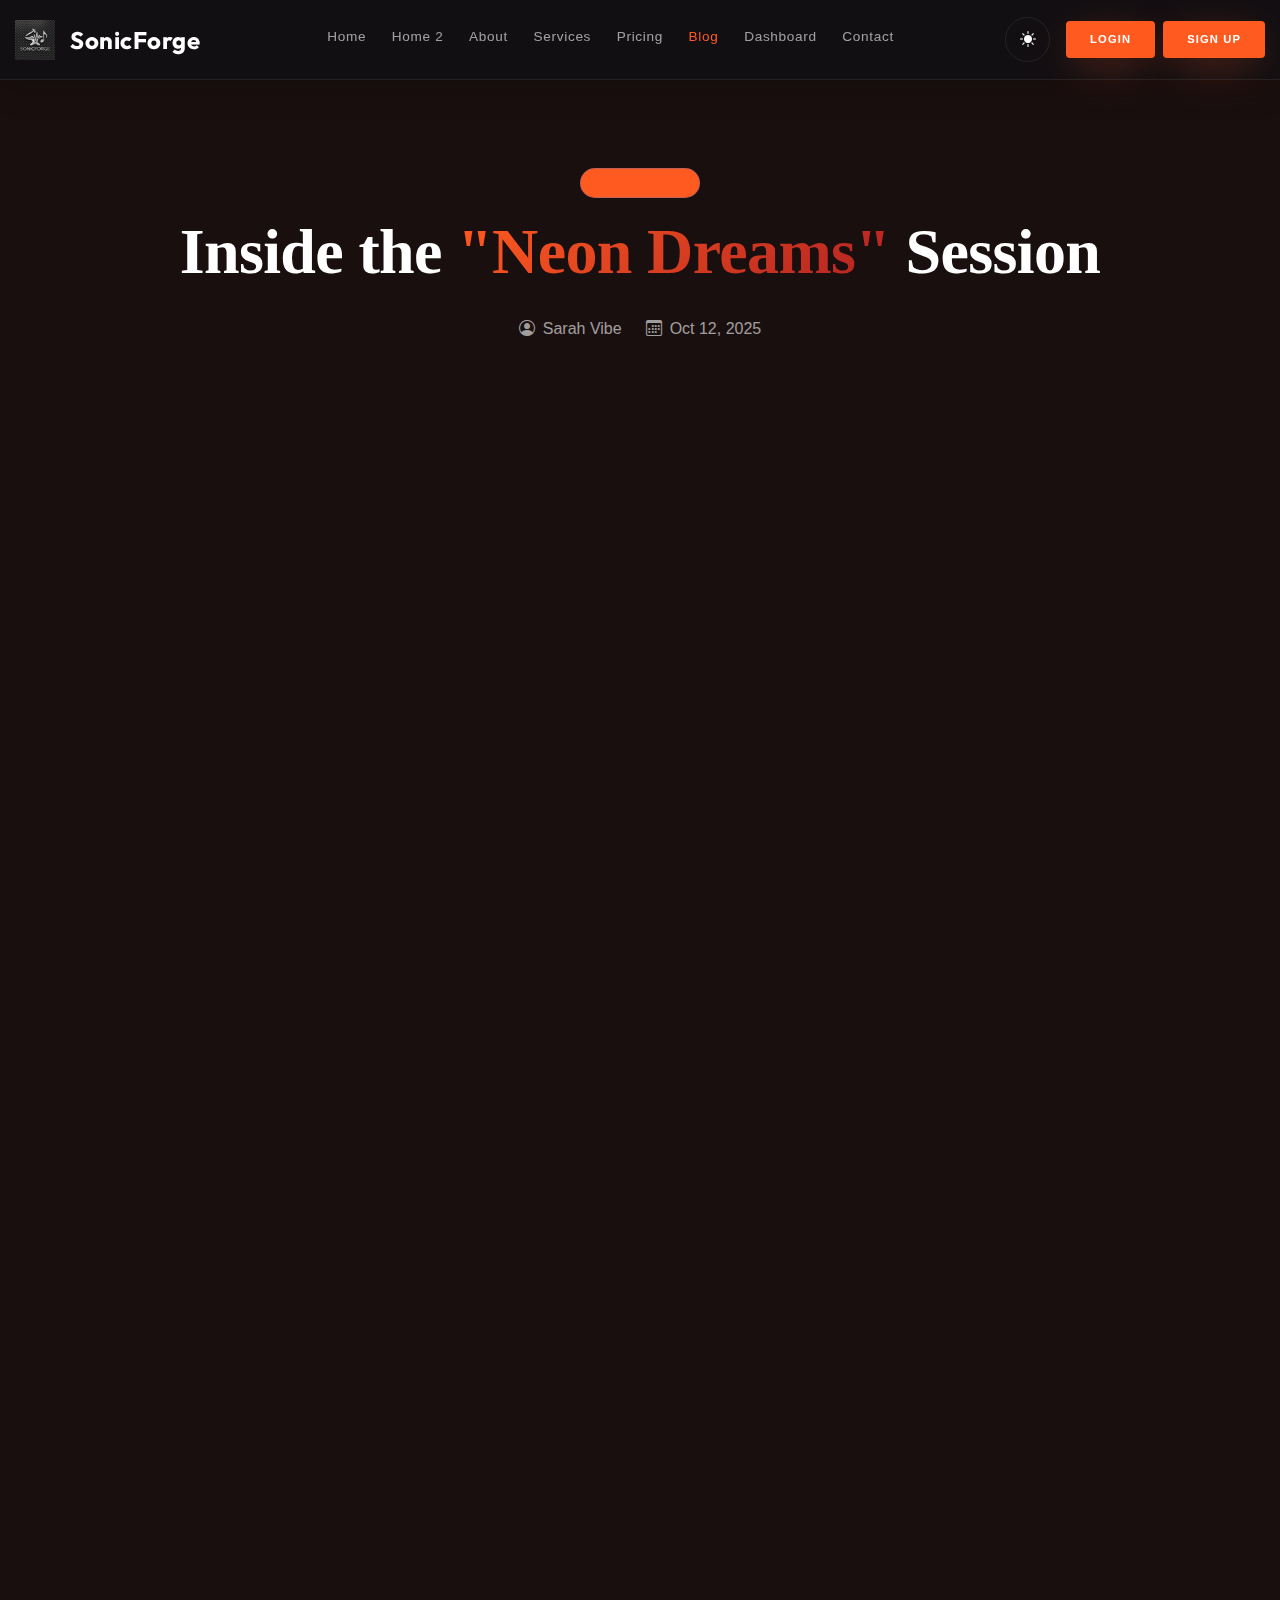
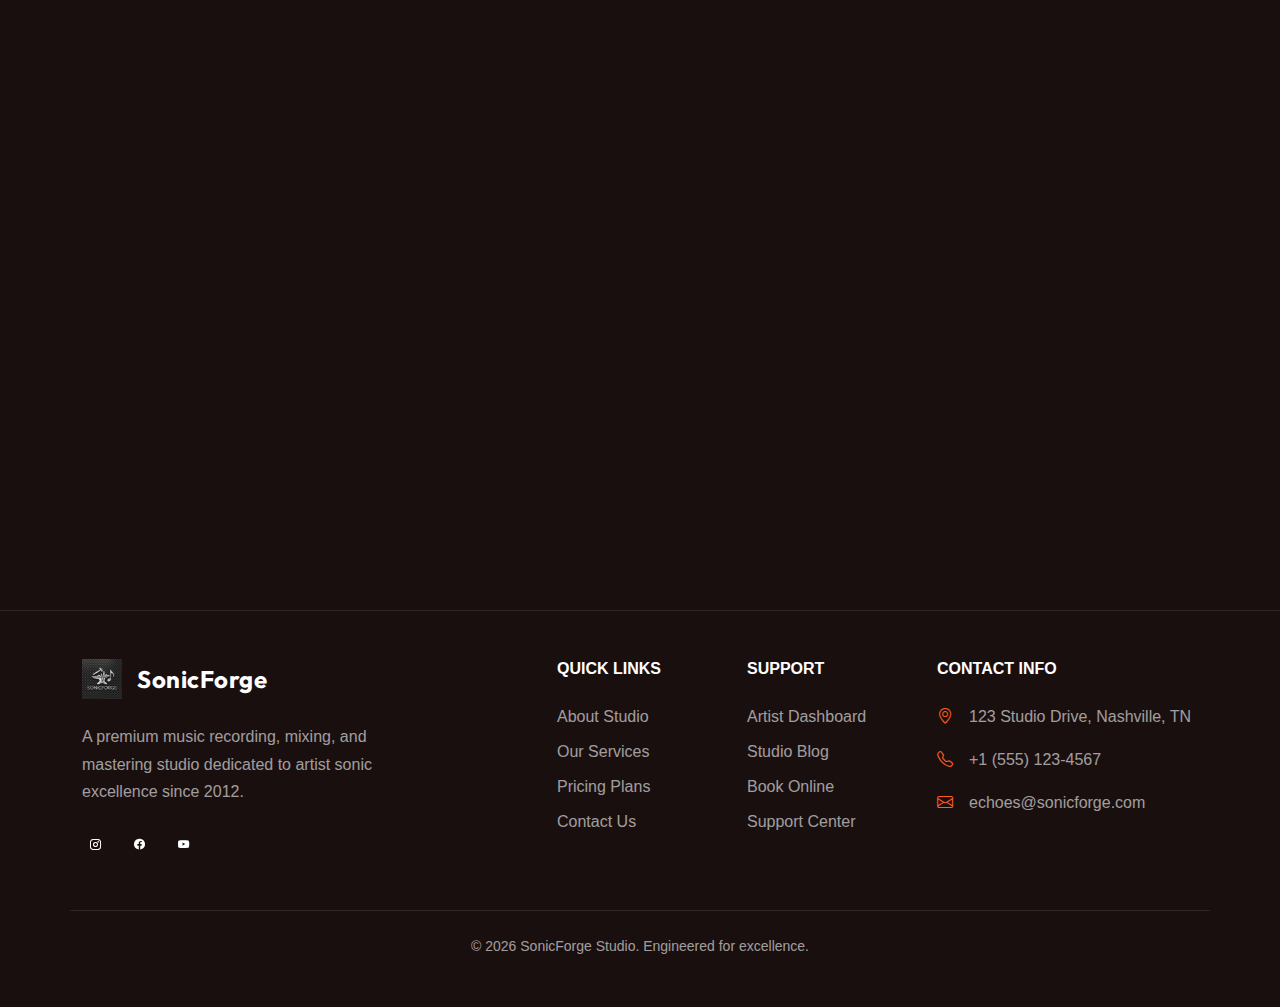
<file: blog-details.html>
<!DOCTYPE html>
<html lang="en" dir="ltr">

<head>
    <meta charset="UTF-8">
    <meta name="viewport" content="width=device-width, initial-scale=1.0">
    <title>Artist Spotlight - SonicForge Studio</title>
    <link rel="icon" type="image/png" href="assets/images/logo.png">
    <link href="https://cdn.jsdelivr.net/npm/bootstrap@5.3.2/dist/css/bootstrap.min.css" rel="stylesheet">
    <link href="https://cdn.jsdelivr.net/npm/bootstrap-icons@1.11.1/font/bootstrap-icons.css" rel="stylesheet">
    <link
        href="https://fonts.googleapis.com/css2?family=Inter:wght@400;500;600&family=Outfit:wght@500;700;800&display=swap"
        rel="stylesheet">
    <link rel="stylesheet" href="assets/css/style.css">
    <style>
        .article-content p {
            margin-bottom: 2rem;
            color: var(--text-muted);
            font-size: 1.15rem;
            line-height: 1.8;
        }

        .article-content h2,
        .article-content h3 {
            margin-top: 3rem;
            margin-bottom: 1.5rem;
            color: var(--text-main);
        }
    </style>
</head>

<body data-theme="dark">

    <!-- Navbar -->
    <nav class="navbar navbar-expand-xl fixed-top scrolled">
        <div class="container container-custom">
            <a class="navbar-brand brand-identity" href="index.html">
                <img src="assets/images/logo.png" alt="SonicForge Logo" class="brand-logo-img">
                <span class="brand-text">SonicForge</span>
            </a>
            <button class="navbar-toggler border-0" type="button" data-bs-toggle="offcanvas"
                data-bs-target="#offcanvasNavbar">
                <i class="bi bi-list"></i>
            </button>
            <div class="offcanvas offcanvas-end" tabindex="-1" id="offcanvasNavbar"
                style="background: var(--bg-card); color: var(--text-main);">
                <div class="offcanvas-header border-bottom border-light border-opacity-10">
                    <h5 class="offcanvas-title cinematic-font">Menu</h5>
                    <button type="button" class="btn-close btn-close-white" data-bs-dismiss="offcanvas"></button>
                </div>
                <div class="offcanvas-body">
                    <ul class="navbar-nav mx-auto mb-2 mb-lg-0">
                        <li class="nav-item"><a class="nav-link" href="index.html">Home</a></li>
                        <li class="nav-item"><a class="nav-link" href="home-2.html">Home 2</a></li>
                        <li class="nav-item"><a class="nav-link" href="about.html">About</a></li>
                        <li class="nav-item"><a class="nav-link" href="services.html">Services</a></li>
                        <li class="nav-item"><a class="nav-link" href="pricing.html">Pricing</a></li>
                        <li class="nav-item"><a class="nav-link active" href="blog.html">Blog</a></li>
                        <li class="nav-item"><a class="nav-link" href="dashboard.html">Dashboard</a></li>
                        <li class="nav-item"><a class="nav-link" href="contact.html">Contact</a></li>
                    </ul>

                    <div class="d-flex align-items-center gap-2">
                        <div id="theme-toggle" class="theme-toggle me-2">
                            <i class="bi bi-moon-fill"></i>
                        </div>
                        <a href="login.html" class="btn btn-premium-sm btn-primary-studio">Login</a>
                        <a href="register.html" class="btn btn-premium-sm btn-primary-studio">Sign Up</a>
                    </div>
                </div>
            </div>
        </div>
    </nav>

    <header class="section-padding mt-5">
        <div class="container container-custom reveal-up text-center">
            <span
                class="badge rounded-pill bg-primary bg-opacity-10 text-primary border border-primary border-opacity-25 px-3 py-2 mb-3">Artist
                Spotlight</span>
            <h1 class="display-3 fw-bold mb-4">Inside the <span class="text-gradient">"Neon Dreams"</span> Session</h1>
            <div class="d-flex justify-content-center align-items-center text-muted">
                <div class="d-flex align-items-center me-4">
                    <i class="bi bi-person-circle me-2"></i> Sarah Vibe
                </div>
                <div class="d-flex align-items-center">
                    <i class="bi bi-calendar3 me-2"></i> Oct 12, 2025
                </div>
            </div>
        </div>
    </header>

    <section class="section-padding pt-0">
        <div class="container container-custom">

            <div class="rounded-4 overflow-hidden mb-5 reveal-up"
                style="height: 500px; background: url('https://images.unsplash.com/photo-1514525253361-bee8718a300c?auto=format&fit=crop&q=80&w=1200') center/cover;">
            </div>

            <div class="row">
                <div class="col-lg-8 mx-auto article-content reveal-up" style="transition-delay: 0.1s;">
                    <p class="lead text-white">The Velocity's latest single, "Neon Dreams," wasn't just another
                        recording session. It was an exploration of how analog grit can meet modern digital precision.
                    </p>

                    <p>When the band walked into Studio A, they had one goal: to create a track that felt like a
                        cinematic journey through a rain-slicked city at midnight. As producers, our challenge was to
                        translate that visual mood into a sonic reality.</p>

                    <h2>Capturing the Foundation</h2>
                    <p>We started with the drums. Marcus, the band's drummer, wanted a sound that was explosive yet
                        tight. We set up in the main live room, using a combination of room mics and close-miked vintage
                        snares. The secret sauce? Running the overheads through a pair of heavily driven 1176
                        compressors to get that signature "pump."</p>

                    <blockquote
                        class="border-start border-4 border-primary ps-4 fst-italic my-5 py-4 bg-white bg-opacity-5 rounded-end">
                        "The room just came alive as soon as we hit the tape. There's a certain way the low end settles
                        when you're tracking to analog that you just can't duplicate perfectly in the box."
                    </blockquote>

                    <h2>The Vocal Chain</h2>
                    <p>For Elena's vocals, we chose a vintage Neumann U87 through a Neve 1073 preamp. We wanted every
                        breath to be audible, every emotion to feel right in the listener's ear. We recorded multiple
                        layers, building a lush harmonic bed that gave the chorus its massive, ethereal feel.</p>

                    <h3 class="mt-5">The Final Polish</h3>
                    <p>Mixing took place on our SSL 4000 G. We stayed mostly out of the box, using outboard delays and
                        reverbs to create the space. The result is a track that breathes with life and energy.</p>

                    <div
                        class="border-top border-light border-opacity-10 mt-5 pt-4 d-flex justify-content-between align-items-center">
                        <span class="text-muted fw-bold">Share Session Story:</span>
                        <div class="d-flex gap-2">
                            <button class="btn btn-sm btn-outline-studio rounded-circle"
                                style="width: 35px; height: 35px; padding:0;"><i class="bi bi-twitter-x"></i></button>
                            <button class="btn btn-sm btn-outline-studio rounded-circle"
                                style="width: 35px; height: 35px; padding:0;"><i class="bi bi-linkedin"></i></button>
                            <button class="btn btn-sm btn-outline-studio rounded-circle"
                                style="width: 35px; height: 35px; padding:0;"><i class="bi bi-facebook"></i></button>
                        </div>
                    </div>
                </div>
            </div>

        </div>
    </section>

    <!-- Global Footer -->
    <footer class="section-padding border-top border-light border-opacity-10 py-5">
        <div class="container">
            <div class="row g-4 text-center text-lg-start">
                <div class="col-lg-4">
                    <a href="index.html" class="footer-brand brand-identity mb-4">
                        <img src="assets/images/logo.png" alt="SonicForge Logo" class="brand-logo-img">
                        <span class="brand-text">SonicForge</span>
                    </a>
                    <p class="text-muted pe-lg-5">A premium music recording, mixing, and mastering studio dedicated to
                        artist sonic excellence since 2012.</p>
                    <div class="d-flex justify-content-center justify-content-lg-start gap-3 mt-4">
                        <a href="#" class="btn btn-outline-studio btn-premium-sm rounded-circle p-2"><i
                                class="bi bi-instagram"></i></a>
                        <a href="#" class="btn btn-outline-studio btn-premium-sm rounded-circle p-2"><i
                                class="bi bi-facebook"></i></a>
                        <a href="#" class="btn btn-outline-studio btn-premium-sm rounded-circle p-2"><i
                                class="bi bi-youtube"></i></a>
                    </div>
                </div>
                <div class="col-lg-2 offset-lg-1">
                    <h6 class="text-white text-uppercase mb-4 fw-bold">Quick Links</h6>
                    <ul class="list-unstyled">
                        <li class="mb-2"><a href="about.html"
                                class="text-muted text-decoration-none hover:text-primary transition-all">About
                                Studio</a></li>
                        <li class="mb-2"><a href="services.html"
                                class="text-muted text-decoration-none hover:text-primary transition-all">Our
                                Services</a></li>
                        <li class="mb-2"><a href="pricing.html"
                                class="text-muted text-decoration-none hover:text-primary transition-all">Pricing
                                Plans</a></li>
                        <li><a href="contact.html"
                                class="text-muted text-decoration-none hover:text-primary transition-all">Contact Us</a>
                        </li>
                    </ul>
                </div>
                <div class="col-lg-2">
                    <h6 class="text-white text-uppercase mb-4 fw-bold">Support</h6>
                    <ul class="list-unstyled">
                        <li class="mb-2"><a href="dashboard.html"
                                class="text-muted text-decoration-none hover:text-primary transition-all">Artist
                                Dashboard</a></li>
                        <li class="mb-2"><a href="blog.html"
                                class="text-muted text-decoration-none hover:text-primary transition-all">Studio
                                Blog</a></li>
                        <li class="mb-2"><a href="contact.html"
                                class="text-muted text-decoration-none hover:text-primary transition-all">Book
                                Online</a></li>
                        <li><a href="#"
                                class="text-muted text-decoration-none hover:text-primary transition-all">Support
                                Center</a></li>
                    </ul>
                </div>
                <div class="col-lg-3">
                    <h6 class="text-white text-uppercase mb-4 fw-bold">Contact Info</h6>
                    <ul class="list-unstyled text-muted">
                        <li class="mb-3 d-flex align-items-center justify-content-center justify-content-lg-start"><i
                                class="bi bi-geo-alt me-3 text-primary"></i> 123 Studio Drive, Nashville, TN</li>
                        <li class="mb-3 d-flex align-items-center justify-content-center justify-content-lg-start"><i
                                class="bi bi-telephone me-3 text-primary"></i> +1 (555) 123-4567</li>
                        <li class="d-flex align-items-center justify-content-center justify-content-lg-start"><i
                                class="bi bi-envelope me-3 text-primary"></i> echoes@sonicforge.com</li>
                    </ul>
                </div>
            </div>
            <div class="row mt-5 pt-4 border-top border-light border-opacity-10">
                <div class="col-12 text-center text-muted small">
                    <p class="mb-0">&copy; 2026 SonicForge Studio. Engineered for excellence.</p>
                </div>
            </div>
        </div>
    </footer>

    <script src="https://cdn.jsdelivr.net/npm/bootstrap@5.3.2/dist/js/bootstrap.bundle.min.js"></script>
    <script src="assets/js/main.js"></script>
</body>

</html>
</file>
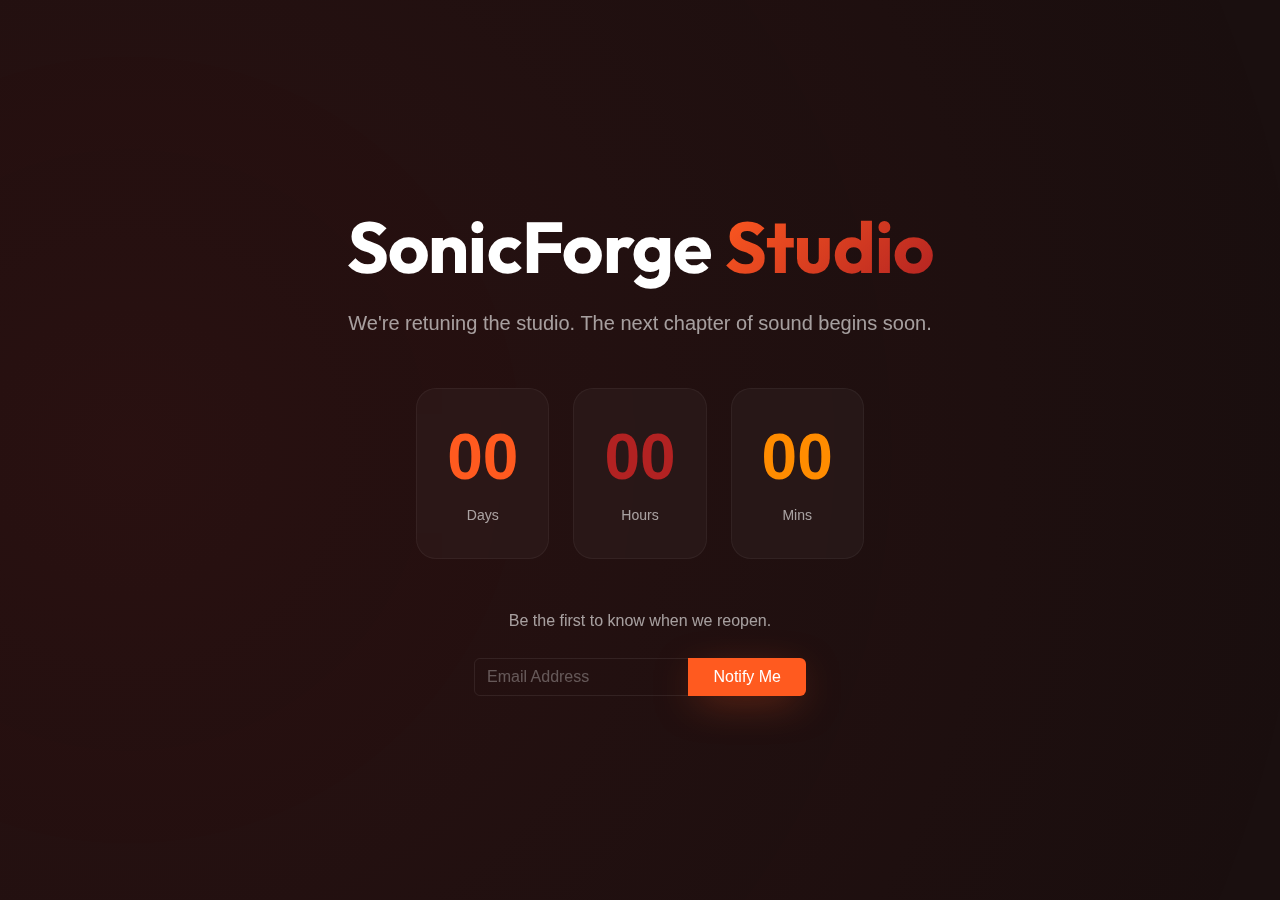
<file: coming-soon.html>
<!DOCTYPE html>
<html lang="en" dir="ltr">

<head>
    <meta charset="UTF-8">
    <meta name="viewport" content="width=device-width, initial-scale=1.0">
    <title>Coming Soon - SonicForge Studio</title>
    <link rel="icon" type="image/png" href="assets/images/logo.png">
    <link href="https://cdn.jsdelivr.net/npm/bootstrap@5.3.2/dist/css/bootstrap.min.css" rel="stylesheet">
    <link href="https://cdn.jsdelivr.net/npm/bootstrap-icons@1.11.1/font/bootstrap-icons.css" rel="stylesheet">
    <link href="https://fonts.googleapis.com/css2?family=Outfit:wght@500;700;800&display=swap" rel="stylesheet">
    <link rel="stylesheet" href="assets/css/style.css">
    <style>
        .countdown-box {
            background: rgba(255, 255, 255, 0.03);
            border: 1px solid rgba(255, 255, 255, 0.05);
            border-radius: 20px;
            padding: 30px;
            min-width: 120px;
            backdrop-filter: blur(10px);
        }
    </style>
</head>

<body data-theme="dark"
    class="min-vh-100 d-flex flex-column justify-content-center align-items-center text-center overflow-hidden">

    <!-- Background -->
    <div class="fixed-top w-100 h-100" style="z-index: -1;">
        <div class="hero-spotlight"></div>
        <canvas id="music-canvas"></canvas>
    </div>

    <div class="container relative z-2">
        <h1 class="display-2 fw-bold mb-3" style="font-family: 'Outfit', sans-serif;">SonicForge <span
                class="text-gradient">Studio</span></h1>
        <p class="lead text-muted mb-5 px-3">We're retuning the studio. The next chapter of sound begins soon.</p>

        <div class="d-flex justify-content-center flex-wrap gap-4 mb-5" id="countdown">
            <div class="countdown-box reveal-up">
                <span class="display-3 fw-bold text-primary" id="days">00</span>
                <p class="text-muted small mb-0 mt-2 uppercase ls-1">Days</p>
            </div>
            <div class="countdown-box reveal-up" style="transition-delay: 0.1s;">
                <span class="display-3 fw-bold text-secondary" id="hours">00</span>
                <p class="text-muted small mb-0 mt-2 uppercase ls-1">Hours</p>
            </div>
            <div class="countdown-box reveal-up" style="transition-delay: 0.2s;">
                <span class="display-3 fw-bold text-accent" id="minutes">00</span>
                <p class="text-muted small mb-0 mt-2 uppercase ls-1">Mins</p>
            </div>
        </div>

        <div class="row justify-content-center reveal-up" style="transition-delay: 0.4s;">
            <div class="col-md-6 col-lg-4 px-4">
                <p class="text-muted mb-4">Be the first to know when we reopen.</p>
                <div class="input-group">
                    <input type="email" class="form-control bg-transparent border-light border-opacity-10 text-white"
                        placeholder="Email Address">
                    <button class="btn btn-primary-studio px-4">Notify Me</button>
                </div>
            </div>
        </div>

    </div>

    <script src="assets/js/main.js"></script>
    <script>
        // Set the date we're counting down to
        var countDownDate = new Date("Dec 31, 2026 00:00:00").getTime();

        var x = setInterval(function () {
            var now = new Date().getTime();
            var distance = countDownDate - now;
            var days = Math.floor(distance / (1000 * 60 * 60 * 24));
            var hours = Math.floor((distance % (1000 * 60 * 60 * 24)) / (1000 * 60 * 60));
            var minutes = Math.floor((distance % (1000 * 60 * 60)) / (1000 * 60));

            document.getElementById("days").innerHTML = days < 10 ? "0" + days : days;
            document.getElementById("hours").innerHTML = hours < 10 ? "0" + hours : hours;
            document.getElementById("minutes").innerHTML = minutes < 10 ? "0" + minutes : minutes;

            if (distance < 0) {
                clearInterval(x);
                document.getElementById("countdown").innerHTML = "<h3 class='text-primary'>SESSION LIVE</h3>";
            }
        }, 1000);
    </script>
</body>

</html>
</file>
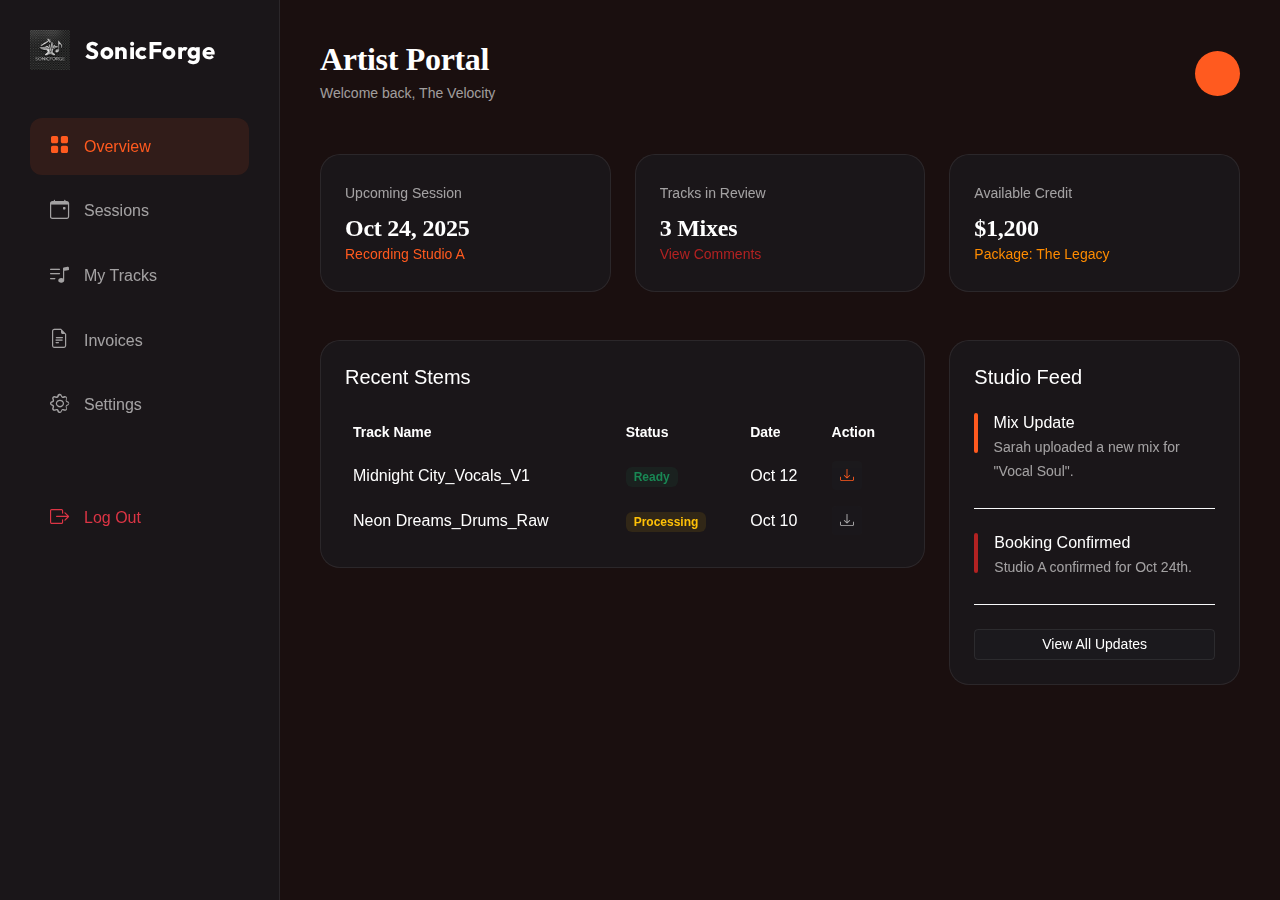
<file: dashboard.html>
<!DOCTYPE html>
<html lang="en" dir="ltr">

<head>
    <meta charset="UTF-8">
    <meta name="viewport" content="width=device-width, initial-scale=1.0">
    <title>Artist Portal - SonicForge Studio</title>
    <link href="https://cdn.jsdelivr.net/npm/bootstrap@5.3.2/dist/css/bootstrap.min.css" rel="stylesheet">
    <link href="https://cdn.jsdelivr.net/npm/bootstrap-icons@1.11.1/font/bootstrap-icons.css" rel="stylesheet">
    <link
        href="https://fonts.googleapis.com/css2?family=Inter:wght@400;500;600&family=Outfit:wght@500;700;800&display=swap"
        rel="stylesheet">
    <link rel="stylesheet" href="assets/css/style.css">

</head>

<body data-theme="dark">

    <div class="d-flex">
        <!-- Sidebar -->
        <aside class="sidebar" id="sidebar">
            <a href="index.html" class="sidebar-brand brand-identity mb-5">
                <img src="assets/images/logo.png" alt="SonicForge Logo" class="brand-logo-img">
                <span class="brand-text">SonicForge</span>
            </a>

            <nav class="nav flex-column">
                <a href="#" class="sidebar-link active"><i class="bi bi-grid-fill"></i> Overview</a>
                <a href="#" class="sidebar-link"><i class="bi bi-calendar-event"></i> Sessions</a>
                <a href="#" class="sidebar-link"><i class="bi bi-music-note-list"></i> My Tracks</a>
                <a href="#" class="sidebar-link"><i class="bi bi-file-earmark-text"></i> Invoices</a>
                <a href="#" class="sidebar-link"><i class="bi bi-gear"></i> Settings</a>
            </nav>

            <div class="mt-auto pt-5">
                <a href="login.html" class="sidebar-link text-danger"><i class="bi bi-box-arrow-right"></i> Log Out</a>
            </div>
        </aside>

        <!-- Main Content -->
        <main class="main-content w-100">
            <header class="d-flex justify-content-between align-items-center mb-5">
                <div>
                    <h2 class="mb-1">Artist Portal</h2>
                    <p class="text-muted small mb-0">Welcome back, The Velocity</p>
                </div>
                <div class="d-flex align-items-center gap-3">
                    <button class="btn btn-icon text-muted d-lg-none" id="sidebar-toggle"><i
                            class="bi bi-list fs-2"></i></button>
                    <div class="rounded-circle bg-primary bg-opacity-20 d-flex align-items-center justify-content-center text-primary fw-bold"
                        style="width: 45px; height: 45px;">TV</div>
                </div>
            </header>

            <div class="row g-4 mb-5">
                <div class="col-md-4">
                    <div class="studio-card p-4">
                        <span class="text-muted small">Upcoming Session</span>
                        <h4 class="mt-2 mb-0">Oct 24, 2025</h4>
                        <p class="text-primary small mb-0">Recording Studio A</p>
                    </div>
                </div>
                <div class="col-md-4">
                    <div class="studio-card p-4">
                        <span class="text-muted small">Tracks in Review</span>
                        <h4 class="mt-2 mb-0">3 Mixes</h4>
                        <p class="text-secondary small mb-0">View Comments</p>
                    </div>
                </div>
                <div class="col-md-4">
                    <div class="studio-card p-4">
                        <span class="text-muted small">Available Credit</span>
                        <h4 class="mt-2 mb-0">$1,200</h4>
                        <p class="text-accent small mb-0">Package: The Legacy</p>
                    </div>
                </div>
            </div>

            <div class="row g-4">
                <div class="col-lg-8">
                    <div class="studio-card p-4">
                        <h5 class="mb-4">Recent Stems</h5>
                        <div class="table-responsive">
                            <table class="table table-dark table-hover mb-0">
                                <thead>
                                    <tr class="text-muted small border-light border-opacity-10">
                                        <th class="bg-transparent border-0">Track Name</th>
                                        <th class="bg-transparent border-0">Status</th>
                                        <th class="bg-transparent border-0">Date</th>
                                        <th class="bg-transparent border-0">Action</th>
                                    </tr>
                                </thead>
                                <tbody>
                                    <tr class="border-light border-opacity-5">
                                        <td class="bg-transparent border-0 align-middle">Midnight City_Vocals_V1</td>
                                        <td class="bg-transparent border-0 align-middle"><span
                                                class="badge bg-success bg-opacity-10 text-success px-2 py-1">Ready</span>
                                        </td>
                                        <td class="bg-transparent border-0 align-middle">Oct 12</td>
                                        <td class="bg-transparent border-0 align-middle"><button
                                                class="btn btn-sm btn-outline-studio border-0"><i
                                                    class="bi bi-download text-primary"></i></button></td>
                                    </tr>
                                    <tr class="border-light border-opacity-5">
                                        <td class="bg-transparent border-0 align-middle">Neon Dreams_Drums_Raw</td>
                                        <td class="bg-transparent border-0 align-middle"><span
                                                class="badge bg-warning bg-opacity-10 text-warning px-2 py-1">Processing</span>
                                        </td>
                                        <td class="bg-transparent border-0 align-middle">Oct 10</td>
                                        <td class="bg-transparent border-0 align-middle"><button
                                                class="btn btn-sm btn-outline-studio border-0" disabled><i
                                                    class="bi bi-download"></i></button></td>
                                    </tr>
                                </tbody>
                            </table>
                        </div>
                    </div>
                </div>
                <div class="col-lg-4">
                    <div class="studio-card p-4">
                        <h5 class="mb-4">Studio Feed</h5>
                        <div class="d-flex mb-4 pb-4 border-bottom border-light border-opacity-5">
                            <div class="bg-primary rounded-3 me-3" style="width: 4px; height: 40px;"></div>
                            <div>
                                <h6 class="mb-1">Mix Update</h6>
                                <p class="text-muted small mb-0">Sarah uploaded a new mix for "Vocal Soul".</p>
                            </div>
                        </div>
                        <div class="d-flex mb-4 pb-4 border-bottom border-light border-opacity-5">
                            <div class="bg-secondary rounded-3 me-3" style="width: 4px; height: 40px;"></div>
                            <div>
                                <h6 class="mb-1">Booking Confirmed</h6>
                                <p class="text-muted small mb-0">Studio A confirmed for Oct 24th.</p>
                            </div>
                        </div>
                        <a href="#" class="btn btn-sm btn-outline-studio w-100">View All Updates</a>
                    </div>
                </div>
            </div>
        </main>
    </div>

    <script src="https://cdn.jsdelivr.net/npm/bootstrap@5.3.2/dist/js/bootstrap.bundle.min.js"></script>
    <script src="assets/js/main.js"></script>
    <script>
        document.getElementById("sidebar-toggle")?.addEventListener("click", function () {
            document.getElementById("sidebar").classList.toggle("toggled");
        });
    </script>
</body>

</html>
</file>
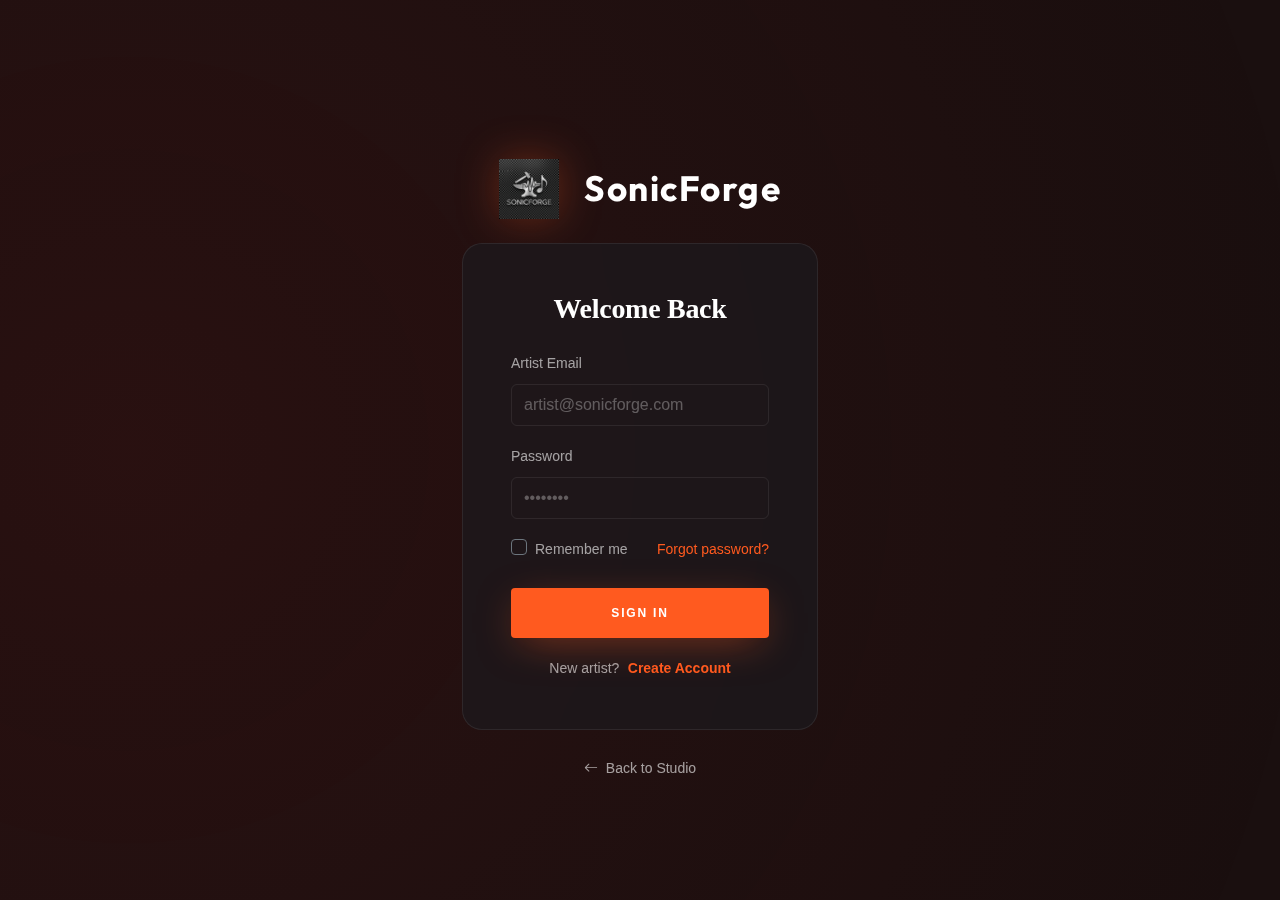
<file: login.html>
<!DOCTYPE html>
<html lang="en" dir="ltr">

<head>
    <meta charset="UTF-8">
    <meta name="viewport" content="width=device-width, initial-scale=1.0">
    <title>Artist Login - SonicForge Studio</title>
    <link href="https://cdn.jsdelivr.net/npm/bootstrap@5.3.2/dist/css/bootstrap.min.css" rel="stylesheet">
    <link href="https://cdn.jsdelivr.net/npm/bootstrap-icons@1.11.1/font/bootstrap-icons.css" rel="stylesheet">
    <link
        href="https://fonts.googleapis.com/css2?family=Inter:wght@400;500;600&family=Outfit:wght@500;700;800&display=swap"
        rel="stylesheet">
    <link rel="stylesheet" href="assets/css/style.css">
</head>

<body data-theme="dark" class="d-flex align-items-center justify-content-center min-vh-100">

    <!-- Background Animation -->
    <div class="fixed-top w-100 h-100" style="z-index: -1;">
        <div class="hero-spotlight"></div>
        <canvas id="music-canvas"></canvas>
    </div>

    <div class="container">
        <div class="row justify-content-center">
            <div class="col-md-5 col-lg-4">
                <div class="text-center mb-4 reveal-up">
                    <a href="index.html" class="auth-brand brand-identity justify-content-center">
                        <img src="assets/images/logo.png" alt="SonicForge Logo" class="brand-logo-img">
                        <span class="brand-text">SonicForge</span>
                    </a>
                </div>

                <div class="studio-card p-4 p-md-5 reveal-up" style="transition-delay: 0.1s;">
                    <h3 class="mb-4 text-center">Welcome Back</h3>
                    <form action="dashboard.html">
                        <div class="mb-3">
                            <label class="form-label small text-muted">Artist Email</label>
                            <input type="email"
                                class="form-control bg-transparent border-light border-opacity-10 text-white py-2 shadow-none"
                                placeholder="artist@sonicforge.com">
                        </div>
                        <div class="mb-3">
                            <label class="form-label small text-muted">Password</label>
                            <input type="password"
                                class="form-control bg-transparent border-light border-opacity-10 text-white py-2 shadow-none"
                                placeholder="••••••••">
                        </div>
                        <div class="d-flex justify-content-between align-items-center mb-4">
                            <div class="form-check">
                                <input class="form-check-input bg-transparent border-secondary" type="checkbox"
                                    id="remember">
                                <label class="form-check-label small text-muted" for="remember">Remember me</label>
                            </div>
                            <a href="#" class="small text-primary text-decoration-none">Forgot password?</a>
                        </div>
                        <button type="submit" class="btn btn-primary-studio btn-premium w-100 mb-3">Sign In</button>

                        <div class="text-center">
                            <span class="text-muted small">New artist?</span>
                            <a href="register.html" class="text-primary small fw-bold text-decoration-none ms-1">Create
                                Account</a>
                        </div>
                    </form>
                </div>

                <div class="text-center mt-4 reveal-up" style="transition-delay: 0.2s;">
                    <a href="index.html" class="text-muted small text-decoration-none"><i
                            class="bi bi-arrow-left me-1"></i> Back to Studio</a>
                </div>
            </div>
        </div>
    </div>

    <script src="assets/js/main.js"></script>
</body>

</html>
</file>
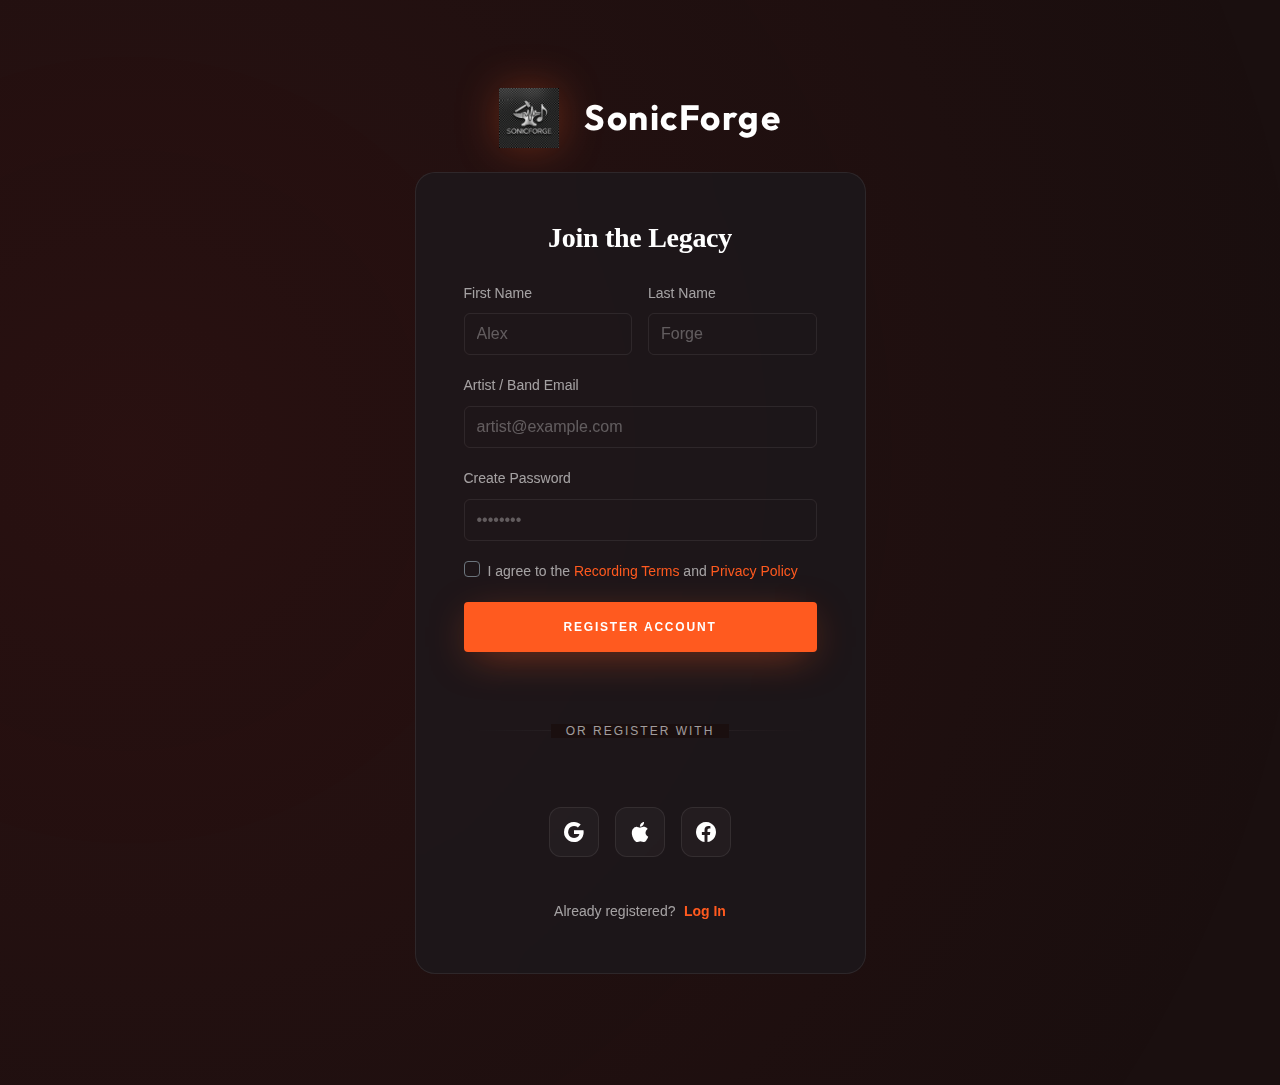
<file: register.html>
<!DOCTYPE html>
<html lang="en" dir="ltr">

<head>
    <meta charset="UTF-8">
    <meta name="viewport" content="width=device-width, initial-scale=1.0">
    <title>Artist Registration - SonicForge Studio</title>
    <link href="https://cdn.jsdelivr.net/npm/bootstrap@5.3.2/dist/css/bootstrap.min.css" rel="stylesheet">
    <link href="https://cdn.jsdelivr.net/npm/bootstrap-icons@1.11.1/font/bootstrap-icons.css" rel="stylesheet">
    <link
        href="https://fonts.googleapis.com/css2?family=Inter:wght@400;500;600&family=Outfit:wght@500;700;800&display=swap"
        rel="stylesheet">
    <link rel="stylesheet" href="assets/css/style.css">
</head>

<body data-theme="dark" class="min-vh-100 d-flex flex-column justify-content-center">

    <!-- Background Animation -->
    <div class="fixed-top w-100 h-100" style="z-index: -1;">
        <div class="hero-spotlight"></div>
        <canvas id="music-canvas"></canvas>
    </div>

    <div class="container py-5">
        <div class="row justify-content-center">
            <div class="col-md-5 col-lg-5">
                <div class="text-center mb-4 reveal-up">
                    <a href="index.html" class="auth-brand brand-identity justify-content-center">
                        <img src="assets/images/logo.png" alt="SonicForge Logo" class="brand-logo-img">
                        <span class="brand-text">SonicForge</span>
                    </a>
                </div>

                <div class="studio-card p-4 p-md-5 reveal-up" style="transition-delay: 0.1s;">
                    <h3 class="mb-4 text-center">Join the Legacy</h3>
                    <form action="dashboard.html">
                        <div class="row g-3">
                            <div class="col-md-6">
                                <label class="form-label small text-muted">First Name</label>
                                <input type="text"
                                    class="form-control bg-transparent border-light border-opacity-10 text-white py-2 shadow-none"
                                    placeholder="Alex">
                            </div>
                            <div class="col-md-6">
                                <label class="form-label small text-muted">Last Name</label>
                                <input type="text"
                                    class="form-control bg-transparent border-light border-opacity-10 text-white py-2 shadow-none"
                                    placeholder="Forge">
                            </div>
                            <div class="col-12">
                                <label class="form-label small text-muted">Artist / Band Email</label>
                                <input type="email"
                                    class="form-control bg-transparent border-light border-opacity-10 text-white py-2 shadow-none"
                                    placeholder="artist@example.com">
                            </div>
                            <div class="col-12">
                                <label class="form-label small text-muted">Create Password</label>
                                <input type="password"
                                    class="form-control bg-transparent border-light border-opacity-10 text-white py-2 shadow-none"
                                    placeholder="••••••••">
                            </div>
                            <div class="col-12">
                                <div class="form-check">
                                    <input class="form-check-input bg-transparent border-secondary" type="checkbox"
                                        id="terms">
                                    <label class="form-check-label small text-muted" for="terms">I agree to the <a
                                            href="#" class="text-primary text-decoration-none">Recording Terms</a> and
                                        <a href="#" class="text-primary text-decoration-none">Privacy Policy</a></label>
                                </div>
                            </div>
                            <div class="col-12 pb-3">
                                <button type="submit" class="btn btn-primary-studio btn-premium w-100">Register
                                    Account</button>
                            </div>

                            <div class="col-12 mb-3">
                                <div class="auth-divider">
                                    <span class="auth-divider-text">Or register with</span>
                                </div>
                            </div>

                            <div class="col-12 mb-4">
                                <div class="d-flex justify-content-center gap-3">
                                    <a href="#" class="social-auth-btn" title="Google">
                                        <i class="bi bi-google"></i>
                                    </a>
                                    <a href="#" class="social-auth-btn" title="Apple">
                                        <i class="bi bi-apple"></i>
                                    </a>
                                    <a href="#" class="social-auth-btn" title="Facebook">
                                        <i class="bi bi-facebook"></i>
                                    </a>
                                </div>
                            </div>
                            <div class="col-12 text-center">
                                <span class="text-muted small">Already registered?</span>
                                <a href="login.html" class="text-primary small fw-bold text-decoration-none ms-1">Log
                                    In</a>
                            </div>
                        </div>
                    </form>
                </div>

                <div class="text-center mt-4 reveal-up" style="transition-delay: 0.2s;">
                    <a href="index.html" class="text-muted small text-decoration-none"><i
                            class="bi bi-arrow-left me-1"></i> Back to Studio</a>
                </div>
            </div>
        </div>
    </div>

    <script src="assets/js/main.js"></script>
</body>

</html>
</file>
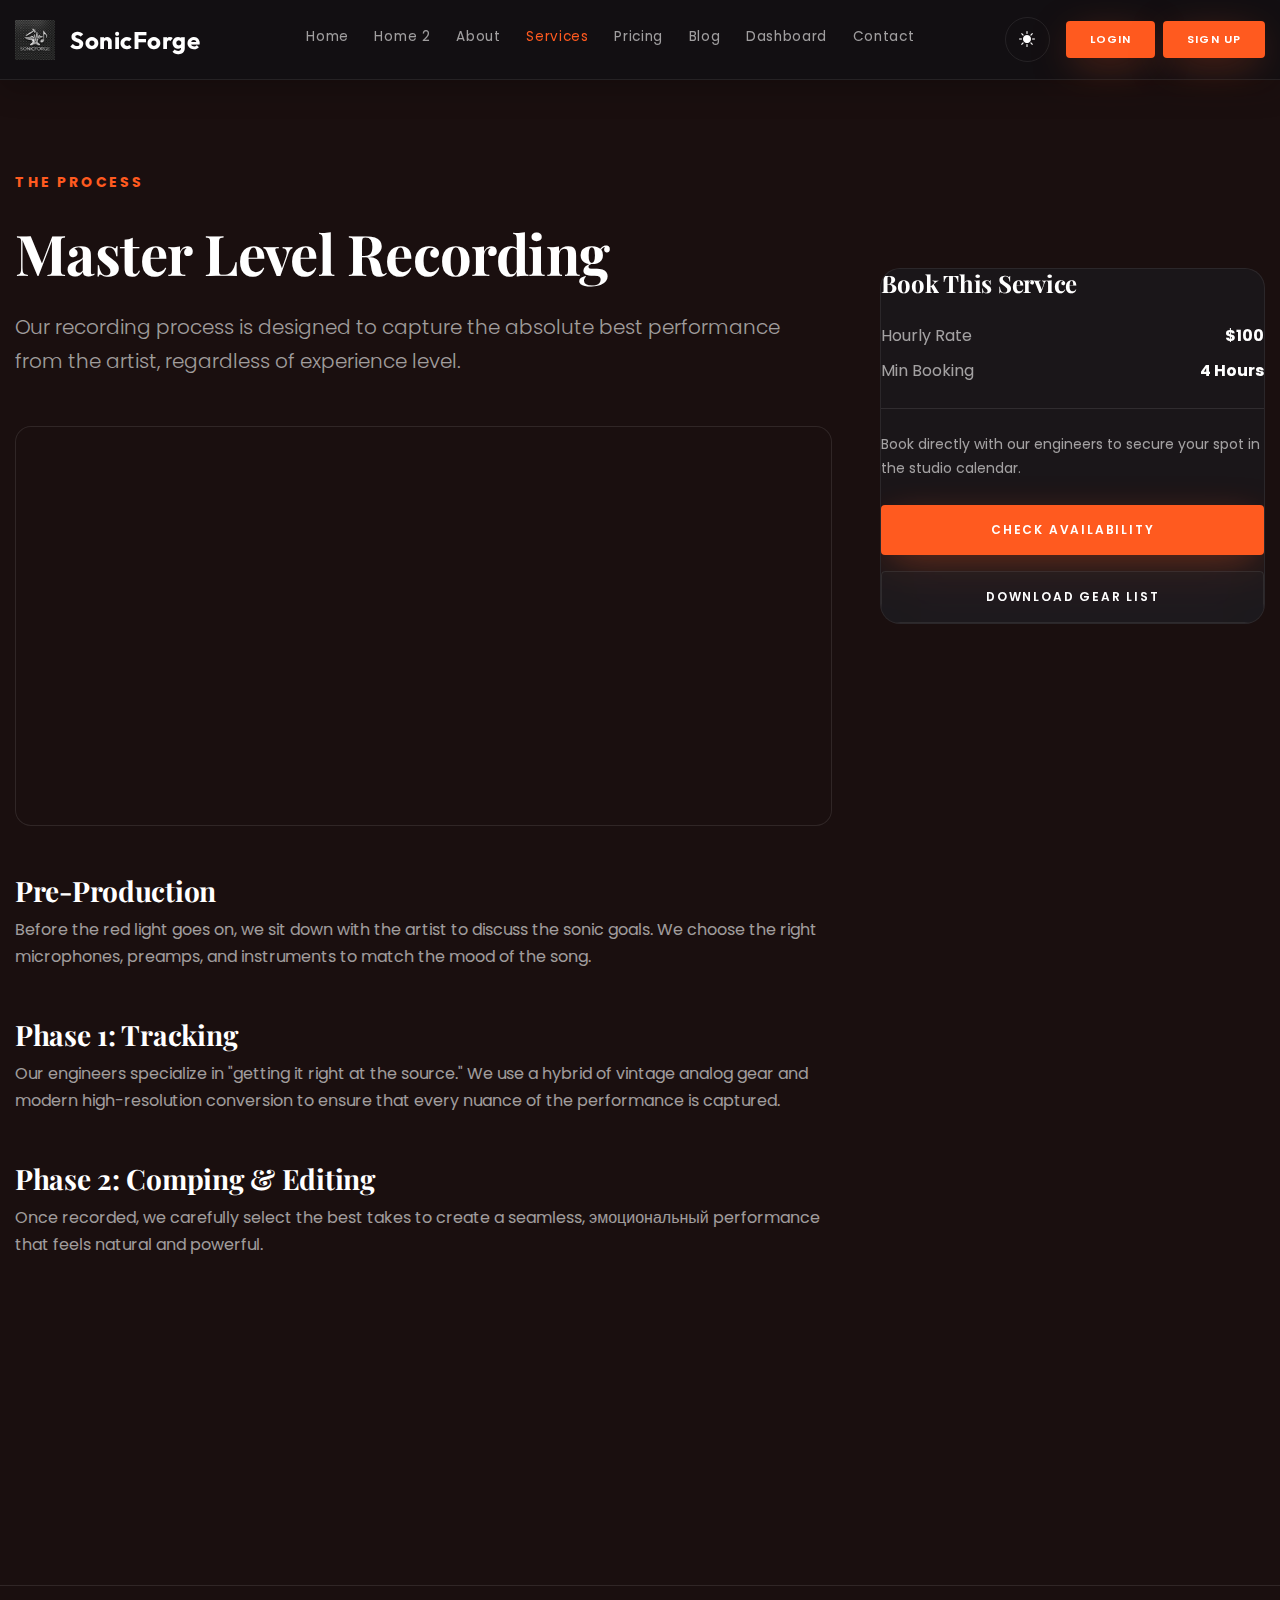
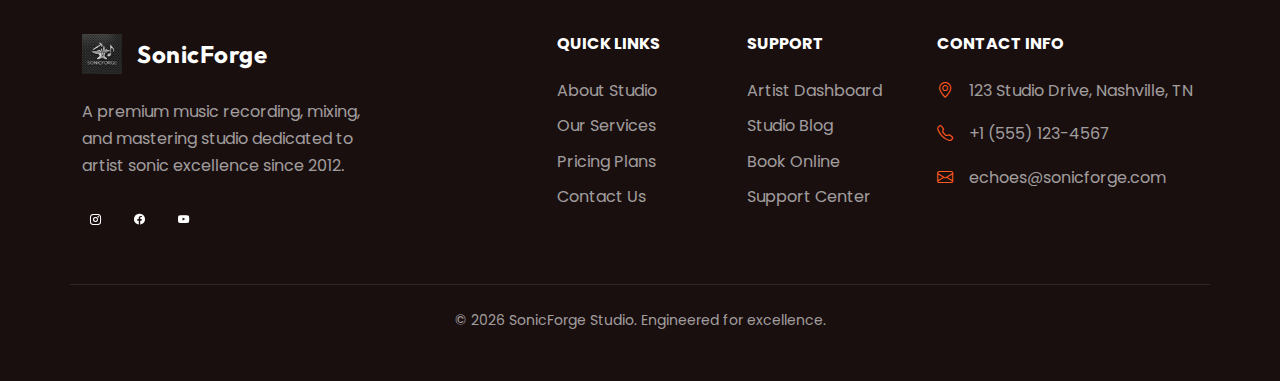
<file: service-details.html>
<!DOCTYPE html>
<html lang="en" dir="ltr">

<head>
    <meta charset="UTF-8">
    <meta name="viewport" content="width=device-width, initial-scale=1.0">
    <title>Service Details - SonicForge Studio</title>
    <link rel="icon" type="image/png" href="assets/images/logo.png">
    <link href="https://cdn.jsdelivr.net/npm/bootstrap@5.3.2/dist/css/bootstrap.min.css" rel="stylesheet">
    <link href="https://cdn.jsdelivr.net/npm/bootstrap-icons@1.11.1/font/bootstrap-icons.css" rel="stylesheet">
    <!-- Google Fonts: Playfair Display & Poppins -->
    <link rel="preconnect" href="https://fonts.googleapis.com">
    <link rel="preconnect" href="https://fonts.gstatic.com" crossorigin>
    <link
        href="https://fonts.googleapis.com/css2?family=Playfair+Display:ital,wght@0,700;0,900;1,700&family=Poppins:wght@300;400;600&family=Outfit:wght@700&display=swap"
        rel="stylesheet">
    <link rel="stylesheet" href="assets/css/style.css">
</head>

<body data-theme="dark">

    <!-- Navbar -->
    <nav class="navbar navbar-expand-xl fixed-top scrolled">
        <div class="container container-custom">
            <a class="navbar-brand brand-identity" href="index.html">
                <img src="assets/images/logo.png" alt="SonicForge Logo" class="brand-logo-img">
                <span class="brand-text">SonicForge</span>
            </a>
            <button class="navbar-toggler border-0" type="button" data-bs-toggle="offcanvas"
                data-bs-target="#offcanvasNavbar">
                <i class="bi bi-list"></i>
            </button>
            <div class="offcanvas offcanvas-end" tabindex="-1" id="offcanvasNavbar"
                style="background: var(--bg-card); color: var(--text-main);">
                <div class="offcanvas-header border-bottom border-light border-opacity-10">
                    <h5 class="offcanvas-title cinematic-font">Menu</h5>
                    <button type="button" class="btn-close btn-close-white" data-bs-dismiss="offcanvas"></button>
                </div>
                <div class="offcanvas-body">
                    <ul class="navbar-nav mx-auto mb-2 mb-lg-0">
                        <li class="nav-item"><a class="nav-link" href="index.html">Home</a></li>
                        <li class="nav-item"><a class="nav-link" href="home-2.html">Home 2</a></li>
                        <li class="nav-item"><a class="nav-link" href="about.html">About</a></li>
                        <li class="nav-item"><a class="nav-link active" href="services.html">Services</a></li>
                        <li class="nav-item"><a class="nav-link" href="pricing.html">Pricing</a></li>
                        <li class="nav-item"><a class="nav-link" href="blog.html">Blog</a></li>
                        <li class="nav-item"><a class="nav-link" href="dashboard.html">Dashboard</a></li>
                        <li class="nav-item"><a class="nav-link" href="contact.html">Contact</a></li>
                    </ul>

                    <div class="d-flex align-items-center gap-2">
                        <div id="theme-toggle" class="theme-toggle me-2">
                            <i class="bi bi-moon-fill"></i>
                        </div>
                        <a href="login.html" class="btn btn-premium-sm btn-primary-studio">Login</a>
                        <a href="register.html" class="btn btn-premium-sm btn-primary-studio">Sign Up</a>
                    </div>
                </div>
            </div>
        </div>
    </nav>

    <!-- Content -->
    <section class="section-padding mt-5">
        <div class="container container-custom">
            <div class="row g-5">
                <div class="col-lg-8">
                    <div class="reveal-up mb-5">
                        <span class="text-primary fw-bold text-uppercase small ls-2">The Process</span>
                        <h1 class="display-4 fw-bold my-4">Master Level Recording</h1>
                        <p class="text-muted lead">Our recording process is designed to capture the absolute best
                            performance from the artist, regardless of experience level.</p>
                        <div class="my-5 rounded-4 overflow-hidden border border-light border-opacity-10"
                            style="height: 400px; background: url('https://images.unsplash.com/photo-1598488035139-bdbb2231ce04?auto=format&fit=crop&q=80&w=1000') center/cover;">
                        </div>

                        <h3>Pre-Production</h3>
                        <p class="text-muted">Before the red light goes on, we sit down with the artist to discuss the
                            sonic goals. We choose the right microphones, preamps, and instruments to match the mood of
                            the song.</p>

                        <h3 class="mt-5">Phase 1: Tracking</h3>
                        <p class="text-muted">Our engineers specialize in "getting it right at the source." We use a
                            hybrid of vintage analog gear and modern high-resolution conversion to ensure that every
                            nuance of the performance is captured.</p>

                        <h3 class="mt-5">Phase 2: Comping & Editing</h3>
                        <p class="text-muted">Once recorded, we carefully select the best takes to create a seamless,
                            эмоциональный performance that feels natural and powerful.</p>
                    </div>

                    <!-- FAQ -->
                    <div class="reveal-up">
                        <h4 class="mb-4">Common Questions</h4>
                        <div class="accordion accordion-flush" id="faqAccordion">
                            <div class="accordion-item bg-transparent border-bottom border-light border-opacity-10">
                                <h2 class="accordion-header">
                                    <button class="accordion-button collapsed bg-transparent text-white shadow-none"
                                        type="button" data-bs-toggle="collapse" data-bs-target="#f1">
                                        Do you provide instruments?
                                    </button>
                                </h2>
                                <div id="f1" class="accordion-collapse collapse" data-bs-parent="#faqAccordion">
                                    <div class="accordion-body text-muted small">
                                        Yes! We have a wide range of vintage guitars, basses, drums, and synthesizers
                                        available for use during your session at no extra cost.
                                    </div>
                                </div>
                            </div>
                            <div class="accordion-item bg-transparent border-bottom border-light border-opacity-10">
                                <h2 class="accordion-header">
                                    <button class="accordion-button collapsed bg-transparent text-white shadow-none"
                                        type="button" data-bs-toggle="collapse" data-bs-target="#f2">
                                        Can I bring my own engineer?
                                    </button>
                                </h2>
                                <div id="f2" class="accordion-collapse collapse" data-bs-parent="#faqAccordion">
                                    <div class="accordion-body text-muted small">
                                        Absolutely. While we provide an assistant engineer for every session to help
                                        with routing, outside engineers are more than welcome.
                                    </div>
                                </div>
                            </div>
                        </div>
                    </div>
                </div>

                <div class="col-lg-4">
                    <div class="studio-card sticky-top" style="top: 100px;">
                        <h4 class="mb-4">Book This Service</h4>
                        <div class="d-flex justify-content-between mb-2">
                            <span class="text-muted">Hourly Rate</span>
                            <span class="text-white fw-bold">$100</span>
                        </div>
                        <div
                            class="d-flex justify-content-between mb-4 pb-4 border-bottom border-light border-opacity-10">
                            <span class="text-muted">Min Booking</span>
                            <span class="text-white fw-bold">4 Hours</span>
                        </div>
                        <p class="text-muted small mb-4">Book directly with our engineers to secure your spot in the
                            studio calendar.</p>
                        <a href="contact.html" class="btn btn-premium btn-primary-studio w-100 mb-3">Check
                            Availability</a>
                        <button class="btn btn-premium btn-outline-studio w-100">Download Gear List</button>
                    </div>
                </div>
            </div>
        </div>
    </section>

    <!-- Global Footer -->
    <footer class="section-padding border-top border-light border-opacity-10 py-5">
        <div class="container">
            <div class="row g-4 text-center text-lg-start">
                <div class="col-lg-4">
                    <a href="index.html" class="footer-brand brand-identity mb-4">
                        <img src="assets/images/logo.png" alt="SonicForge Logo" class="brand-logo-img">
                        <span class="brand-text">SonicForge</span>
                    </a>
                    <p class="text-muted pe-lg-5">A premium music recording, mixing, and mastering studio dedicated to
                        artist sonic excellence since 2012.</p>
                    <div class="d-flex justify-content-center justify-content-lg-start gap-3 mt-4">
                        <a href="#" class="btn btn-outline-studio btn-premium-sm rounded-circle p-2"><i
                                class="bi bi-instagram"></i></a>
                        <a href="#" class="btn btn-outline-studio btn-premium-sm rounded-circle p-2"><i
                                class="bi bi-facebook"></i></a>
                        <a href="#" class="btn btn-outline-studio btn-premium-sm rounded-circle p-2"><i
                                class="bi bi-youtube"></i></a>
                    </div>
                </div>
                <div class="col-lg-2 offset-lg-1">
                    <h6 class="text-white text-uppercase mb-4 fw-bold">Quick Links</h6>
                    <ul class="list-unstyled">
                        <li class="mb-2"><a href="about.html"
                                class="text-muted text-decoration-none hover:text-primary transition-all">About
                                Studio</a></li>
                        <li class="mb-2"><a href="services.html"
                                class="text-muted text-decoration-none hover:text-primary transition-all">Our
                                Services</a></li>
                        <li class="mb-2"><a href="pricing.html"
                                class="text-muted text-decoration-none hover:text-primary transition-all">Pricing
                                Plans</a></li>
                        <li><a href="contact.html"
                                class="text-muted text-decoration-none hover:text-primary transition-all">Contact Us</a>
                        </li>
                    </ul>
                </div>
                <div class="col-lg-2">
                    <h6 class="text-white text-uppercase mb-4 fw-bold">Support</h6>
                    <ul class="list-unstyled">
                        <li class="mb-2"><a href="dashboard.html"
                                class="text-muted text-decoration-none hover:text-primary transition-all">Artist
                                Dashboard</a></li>
                        <li class="mb-2"><a href="blog.html"
                                class="text-muted text-decoration-none hover:text-primary transition-all">Studio
                                Blog</a></li>
                        <li class="mb-2"><a href="contact.html"
                                class="text-muted text-decoration-none hover:text-primary transition-all">Book
                                Online</a></li>
                        <li><a href="#"
                                class="text-muted text-decoration-none hover:text-primary transition-all">Support
                                Center</a></li>
                    </ul>
                </div>
                <div class="col-lg-3">
                    <h6 class="text-white text-uppercase mb-4 fw-bold">Contact Info</h6>
                    <ul class="list-unstyled text-muted">
                        <li class="mb-3 d-flex align-items-center justify-content-center justify-content-lg-start"><i
                                class="bi bi-geo-alt me-3 text-primary"></i> 123 Studio Drive, Nashville, TN</li>
                        <li class="mb-3 d-flex align-items-center justify-content-center justify-content-lg-start"><i
                                class="bi bi-telephone me-3 text-primary"></i> +1 (555) 123-4567</li>
                        <li class="d-flex align-items-center justify-content-center justify-content-lg-start"><i
                                class="bi bi-envelope me-3 text-primary"></i> echoes@sonicforge.com</li>
                    </ul>
                </div>
            </div>
            <div class="row mt-5 pt-4 border-top border-light border-opacity-10">
                <div class="col-12 text-center text-muted small">
                    <p class="mb-0">&copy; 2026 SonicForge Studio. Engineered for excellence.</p>
                </div>
            </div>
        </div>
    </footer>

    <script src="https://cdn.jsdelivr.net/npm/bootstrap@5.3.2/dist/js/bootstrap.bundle.min.js"></script>
    <script src="assets/js/main.js"></script>
</body>

</html>
</file>
<file: assets/css/style.css>
/* 
====================================================
SONICFORGE STUDIO - CINEMATIC EDITION
====================================================
*/

/* ====================================================
   1. VARIABLES & THEME SETUP
==================================================== */
:root {
    /* Brand Colors - Dark Mode (Premium Studio) */
    --primary: #FF5A1F;
    /* Primary Accent - Orange */
    --secondary: #B22222;
    /* Deep Wine Red */
    --accent: #FF8C00;
    /* Dark Orange */
    --dark-bg: #1A0F0F;
    /* Deep Wine Wine Black */

    /* Light Mode */
    --light-bg: #F5F7FA;
    --light-primary: #2563EB;
    --light-secondary: #D946EF;

    /* System Colors */
    --transition-cinematic: all 0.8s cubic-bezier(0.16, 1, 0.3, 1);
    --glass-blur: blur(25px);
    --header-height: 90px;
}

[data-theme="dark"] {
    --bg-body: var(--dark-bg);
    --bg-card: rgba(26, 26, 31, 0.6);
    --text-main: #FFFFFF;
    --text-muted: rgba(255, 255, 255, 0.6);
    --border-color: rgba(255, 255, 255, 0.08);
    --glass-bg: rgba(15, 15, 20, 0.7);
    --spotlight: radial-gradient(circle at 50% 50%, rgba(0, 123, 255, 0.12) 0%, rgba(15, 15, 20, 0) 80%);
    --card-hover-bg: rgba(255, 46, 99, 0.05);

    /* Theme-aware backgrounds */
    --bg-section-dark: #1A0F0F;
    --bg-section-wine: linear-gradient(180deg, #1A0F0F, #2A1515);
    --bg-section-gradient: linear-gradient(135deg, #1A0F0F 0%, #4A1E1E 50%, #7A2A1E 100%);
    --bg-section-black: #000000;
    --text-contrast: #FFFFFF;
    --overlay-vignette: radial-gradient(circle at 50% 50%, transparent, rgba(0, 0, 0, 0.8));
}

[data-theme="light"] {
    --bg-body: #F6F3EF;
    --bg-card: #FFFFFF;
    --text-main: #1A1A1D;
    --text-muted: #5A5A66;
    --border-color: rgba(0, 0, 0, 0.05);
    --glass-bg: rgba(246, 243, 239, 0.9);
    --spotlight: radial-gradient(circle at 50% 50%, rgba(255, 90, 31, 0.05) 0%, transparent 80%);
    --card-hover-bg: rgba(255, 90, 31, 0.02);

    /* Theme-aware backgrounds - TRANSPARENT FOR ATMOSPHERE */
    --bg-section-dark: transparent;
    --bg-section-wine: transparent;
    --bg-section-gradient: transparent;
    --bg-section-black: transparent;
    --text-contrast: #1A1A1D;
    --overlay-vignette: radial-gradient(circle at 50% 50%, transparent, rgba(239, 234, 228, 0.3));
}

/* ====================================================
   2. GLOBAL RESET & TYPOGRAPHY
==================================================== */
* {
    margin: 0;
    padding: 0;
    box-sizing: border-box;
    -webkit-font-smoothing: antialiased;
}

body {
    font-family: 'Poppins', sans-serif;
    background-color: var(--bg-body);
    color: var(--text-main);
    line-height: 1.7;
    transition: background-color 0.8s ease;
    overflow-x: hidden;
}

h1,
h2,
h3,
h4,
.cinematic-font {
    font-family: 'Playfair Display', serif;
    font-weight: 700;
    letter-spacing: -0.01em;
}

.ls-2 {
    letter-spacing: 0.2em;
}

.text-gradient {
    background: linear-gradient(135deg, var(--primary), var(--secondary));
    -webkit-background-clip: text;
    background-clip: text;
    -webkit-text-fill-color: transparent;
}

/* Theme Utilities */
.text-theme {
    color: var(--text-main) !important;
}

.text-muted-theme {
    color: var(--text-muted) !important;
}

.text-contrast-theme {
    color: var(--text-contrast) !important;
}

.bg-theme {
    background-color: var(--bg-body) !important;
}

.border-theme {
    border-color: var(--border-color) !important;
}

/* Global Theme Overrides for Bootstrap Classes */
.text-white,
.text-light {
    color: var(--text-contrast) !important;
}

.text-white-50 {
    color: var(--text-muted) !important;
}

.bg-dark {
    background-color: var(--bg-section-dark) !important;
}

.bg-black {
    background-color: var(--bg-section-black) !important;
}

.text-muted {
    color: var(--text-muted) !important;
}

.text-primary {
    color: var(--primary) !important;
    transition: var(--transition-cinematic);
}

.text-primary:hover {
    color: var(--accent) !important;
    text-decoration: underline !important;
}

.bg-primary {
    background-color: var(--primary) !important;
}

.bg-secondary {
    background-color: var(--secondary) !important;
}

.text-secondary {
    color: var(--secondary) !important;
}

.text-accent {
    color: var(--accent) !important;
}

/* Cinematic Particle Canvas - Fix layering & coverage */
.music-canvas {
    position: absolute;
    top: 0;
    left: 0;
    width: 100% !important;
    height: 100% !important;
    pointer-events: none;
    z-index: 1;
    display: block;
}

/* Base reveal animation */
.reveal-up {
    opacity: 0;
    transform: translateY(30px);
    transition: all 0.8s cubic-bezier(0.2, 0.8, 0.2, 1);
}

.reveal-up.active {
    opacity: 1;
    transform: translateY(0);
}

.transition-all {
    transition: all 0.3s ease;
}

.hover\:text-primary:hover {
    color: var(--primary) !important;
}

/* Section specific content containers to stay above particles */
.section-padding {
    position: relative;
    z-index: 2;
    overflow: hidden;
    padding: 120px 0;
}

.container-custom {
    max-width: 1400px;
    margin: 0 auto;
    width: 100%;
    padding: 0 15px;
}

.container-custom,
.container {
    position: relative;
    z-index: 10;
}

/* ====================================================
   3. COMPONENTS
==================================================== */
.brand-identity {
    display: flex;
    align-items: center;
    gap: 15px;
    text-decoration: none !important;
}

.brand-logo-img {
    height: 40px;
    width: auto;
    object-fit: contain;
}

.brand-text {
    font-family: 'Outfit', sans-serif;
    font-weight: 700;
    font-size: 1.5rem;
    color: var(--text-main);
    letter-spacing: 0.5px;
    line-height: 1;
}


.btn-premium {
    padding: 16px 40px;
    border-radius: 4px;
    /* More artistic, less 'pill' */
    font-weight: 600;
    text-transform: uppercase;
    letter-spacing: 0.15em;
    font-size: 0.75rem;
    transition: var(--transition-cinematic);
    border: none;
    position: relative;
    overflow: hidden;
}

.btn-primary-studio {
    background: var(--primary);
    color: #fff;
    box-shadow: 0 10px 30px -5px rgba(0, 123, 255, 0.4);
}

.btn-primary-studio:hover {
    transform: translateY(-5px);
    box-shadow: 0 20px 40px -10px rgba(0, 123, 255, 0.6);
    background: #006ae6;
    color: #fff;
}

.btn-outline-studio {
    background: transparent;
    border: 1px solid var(--border-color);
    color: var(--text-main);
    backdrop-filter: var(--glass-blur);
}

.btn-outline-studio:hover {
    border-color: var(--secondary);
    color: var(--secondary);
    transform: translateY(-5px);
}

/* Equipment Grid */
.equipment-card {
    background: var(--bg-card);
    border: 1px solid var(--border-color);
    backdrop-filter: var(--glass-blur);
    padding: 40px;
    border-radius: 20px;
    transition: var(--transition-cinematic);
    height: 100%;
    position: relative;
    overflow: hidden;
    text-align: center;
}

.equipment-card:hover {
    transform: translateY(-10px);
    border-color: var(--primary);
    background: rgba(255, 90, 31, 0.05);
    box-shadow: 0 20px 40px rgba(0, 0, 0, 0.3);
}

.equipment-img-floating {
    width: 100%;
    height: 200px;
    object-fit: cover;
    border-radius: 12px;
    margin-bottom: 25px;
    display: block;
    border: 1px solid rgba(255, 255, 255, 0.1);
    transition: var(--transition-cinematic);
}

.equipment-card:hover .equipment-img-floating {
    transform: scale(1.1) rotate(5deg);
    border-color: var(--secondary);
}

/* Auth Specific UI */
.auth-divider {
    position: relative;
    text-align: center;
    margin: 2rem 0;
}

.auth-divider::before {
    content: '';
    position: absolute;
    top: 50%;
    left: 0;
    width: 100%;
    height: 1px;
    background: linear-gradient(90deg, transparent, var(--border-color), transparent);
    z-index: 1;
}

.auth-divider-text {
    position: relative;
    z-index: 2;
    background: var(--bg-body);
    /* Changed from --dark-bg to --bg-body for consistency */
    padding: 0 15px;
    color: var(--text-muted);
    font-size: 0.75rem;
    text-transform: uppercase;
    letter-spacing: 2px;
}

.social-auth-btn {
    display: flex;
    align-items: center;
    justify-content: center;
    width: 50px;
    height: 50px;
    border-radius: 12px;
    background: rgba(255, 255, 255, 0.03);
    border: 1px solid var(--border-color);
    color: var(--text-main);
    font-size: 1.25rem;
    transition: all 0.4s cubic-bezier(0.16, 1, 0.3, 1);
    text-decoration: none;
}

.social-auth-btn:hover {
    background: rgba(255, 90, 31, 0.1);
    border-color: var(--primary);
    color: var(--primary);
    transform: translateY(-5px);
    box-shadow: 0 10px 20px rgba(255, 90, 31, 0.2);
}

/* Authentication Pages Branding */
.auth-brand {
    display: flex !important;
    align-items: center !important;
    justify-content: center !important;
    gap: 25px !important;
    margin-top: 40px;
    /* Moved down to avoid touching top screen */
    margin-bottom: 20px;
    transition: var(--transition-cinematic);
    text-decoration: none !important;
}

.auth-brand .brand-logo-img {
    height: 60px !important;
    width: auto;
    object-fit: contain;
    filter: drop-shadow(0 0 20px rgba(255, 90, 31, 0.3));
    margin: 0;
}

.auth-brand .brand-text {
    font-size: 2.2rem !important;
    letter-spacing: 1.5px;
    line-height: 1;
    margin: 0;
}

.studio-card {
    background: var(--bg-card);
    border: 1px solid var(--border-color);
    backdrop-filter: var(--glass-blur);
    border-radius: 20px;
    transition: var(--transition-cinematic);
    position: relative;
    overflow: hidden;
}

.studio-card:hover {
    transform: translateY(-5px);
    border-color: var(--primary);
    background: rgba(255, 90, 31, 0.05);
    box-shadow: 0 20px 40px rgba(0, 0, 0, 0.3);
}

.glass-card {
    background: rgba(255, 255, 255, 0.03);
    backdrop-filter: blur(15px);
    border: 1px solid rgba(255, 255, 255, 0.1);
    padding: 40px;
    border-radius: 12px;
    transition: var(--transition-cinematic);
}

.glass-card:hover {
    background: rgba(255, 255, 255, 0.05);
    border-color: rgba(255, 255, 255, 0.2);
    transform: translateY(-5px);
}

.testimonial-img {
    width: 60px;
    height: 60px;
    border-radius: 50%;
    object-fit: cover;
    border: 2px solid var(--primary);
    margin-bottom: 20px;
}

/* ====================================================
   4. NAVIGATION
==================================================== */
/* ====================================================
   ANTI-GRAVITY HEADER - TRUE VIEWPORT FIXED
==================================================== */
.navbar {
    position: fixed !important;
    top: 0;
    left: 0;
    width: 100%;
    min-height: var(--header-height);
    transition: var(--transition-cinematic);
    z-index: 9999 !important;
    display: flex;
    align-items: center;
    padding: 15px 0;
}

.navbar.scrolled {
    background: var(--glass-bg) !important;
    backdrop-filter: var(--glass-blur);
    min-height: 80px;
    padding: 10px 0;
    border-bottom: 1px solid var(--border-color);
    box-shadow: 0 10px 30px rgba(0, 0, 0, 0.2);
}

.nav-link {
    color: var(--text-muted) !important;
    font-size: 0.85rem;
    font-weight: 400;
    letter-spacing: 0.05em;
    padding: 0.5rem 0.8rem !important;
    transition: var(--transition-cinematic);
    white-space: nowrap;
}

.btn-premium-sm {
    padding: 10px 24px;
    border-radius: 4px;
    font-weight: 600;
    text-transform: uppercase;
    letter-spacing: 0.1em;
    font-size: 0.7rem;
    transition: var(--transition-cinematic);
    border: none;
    position: relative;
    overflow: hidden;
    text-decoration: none;
}

.hero-music .hero-title-music {
    color: var(--text-contrast);
}

.nav-link:hover,
.nav-link.active {
    color: var(--primary) !important;
}

.navbar-toggler {
    color: var(--text-main);
    font-size: 1.5rem;
    padding: 0;
}

/* Ensure nav links are visible over the dark hero at top */
.navbar:not(.scrolled) .nav-link,
.navbar:not(.scrolled) .navbar-toggler,
.navbar:not(.scrolled) .navbar-brand,
.navbar:not(.scrolled) .theme-toggle,
.navbar:not(.scrolled) .btn-outline-studio {
    color: var(--text-contrast) !important;
    border-color: rgba(0, 0, 0, 0.2) !important;
}

[data-theme="dark"] .navbar:not(.scrolled) .nav-link,
[data-theme="dark"] .navbar:not(.scrolled) .navbar-toggler,
[data-theme="dark"] .navbar:not(.scrolled) .navbar-brand,
[data-theme="dark"] .navbar:not(.scrolled) .theme-toggle,
[data-theme="dark"] .navbar:not(.scrolled) .btn-outline-studio {
    color: #FFFFFF !important;
    border-color: rgba(255, 255, 255, 0.4) !important;
}

/* Specific fix for hero outline button */
.hero-music .btn-outline-studio {
    color: #FFFFFF !important;
    border-color: rgba(255, 255, 255, 0.3) !important;
}

.navbar:not(.scrolled) .nav-link:hover,
.navbar:not(.scrolled) .nav-link.active {
    color: var(--primary) !important;
}

/* ====================================================
   5. HERO SECTION (ATMOSPHERIC)
==================================================== */
.hero-music {
    position: relative;
    min-height: 85vh;
    padding-top: var(--header-height);
    background: var(--bg-section-gradient);
    overflow: hidden;
    display: flex;
    align-items: center;
    z-index: 1;
}

#music-canvas {
    position: absolute;
    top: 0;
    left: 0;
    width: 100%;
    height: 100%;
    z-index: 2;
    pointer-events: none;
}

.hero-left-side {
    position: relative;
    z-index: 10;
}

.hero-right-side {
    position: relative;
    z-index: 5;
}

.artist-showcase {
    position: relative;
    filter: drop-shadow(0 0 50px rgba(255, 90, 31, 0.15));
}

.spotlight-glow {
    position: absolute;
    top: 50%;
    left: 50%;
    transform: translate(-50%, -50%);
    width: 120%;
    height: 120%;
    background: radial-gradient(circle at center, rgba(255, 90, 31, 0.2) 0%, transparent 70%);
    border-radius: 50%;
    z-index: -1;
    filter: blur(80px);
}

.artist-image-container {
    mask-image: linear-gradient(to right, transparent, black 20%, black 80%, transparent);
    -webkit-mask-image: linear-gradient(to right, transparent, black 20%, black 80%, transparent);
}

.hero-artist-main {
    transition: var(--transition-cinematic);
    filter: contrast(1.1) brightness(0.9);
}

.hero-artist-main:hover {
    transform: scale(1.02);
    filter: contrast(1.15) brightness(1);
}

.hero-spotlight {
    position: absolute;
    top: -50%;
    left: -50%;
    width: 200%;
    height: 200%;
    background: radial-gradient(circle at 30% 50%, rgba(178, 34, 34, 0.1) 0%, transparent 60%);
    animation: morphGradient 15s ease-in-out infinite alternate;
    pointer-events: none;
    z-index: 1;
}

.hero-title-music {
    font-size: clamp(3rem, 5vw, 5.5rem);
    line-height: 1.1;
    margin-bottom: 1.5rem;
    font-weight: 800;
    text-transform: uppercase;
    color: var(--text-contrast);
    letter-spacing: -0.01em;
}

.hero-subtitle-music {
    font-family: 'Poppins', sans-serif;
    font-size: clamp(1rem, 1.5vw, 1.1rem);
    font-weight: 400;
    color: var(--text-muted);
    margin-bottom: 3.5rem;
    max-width: 550px;
    line-height: 1.8;
}

.btn-primary-studio {
    background: var(--primary);
    color: #fff;
    box-shadow: 0 10px 40px -10px rgba(255, 90, 31, 0.5);
}

.btn-primary-studio:hover {
    box-shadow: 0 15px 50px -5px rgba(255, 90, 31, 0.7);
    background: var(--accent);
    color: #fff;
    transform: translateY(-3px);
}

/* ====================================================
   6. SECTIONS & LAYOUTS
 ==================================================== */
.section-padding {
    padding: 120px 0;
}

.bg-dark-wine {
    background: var(--bg-section-wine);
}

.bg-gradient-cta {
    background: var(--bg-section-gradient);
    position: relative;
    overflow: hidden;
}

.section-title {
    font-size: clamp(2.5rem, 5vw, 4rem);
    margin-bottom: 1rem;
}

.filter-blur-3xl {
    filter: blur(80px);
}

.reveal-up {
    opacity: 0;
    transform: translateY(60px);
    transition: all 1.2s cubic-bezier(0.16, 1, 0.3, 1);
}

.reveal-up.active {
    opacity: 1;
    transform: translateY(0);
}

/* Audio Player */
.track-preview {
    background: rgba(255, 255, 255, 0.02);
    border: 1px solid var(--border-color);
    padding: 30px;
    display: flex;
    align-items: center;
    gap: 25px;
    margin-bottom: 20px;
    transition: var(--transition-cinematic);
}

.track-preview:hover {
    background: rgba(255, 255, 255, 0.05);
    border-color: var(--primary);
}

.play-btn {
    width: 60px;
    height: 60px;
    border-radius: 50%;
    background: var(--primary);
    display: flex;
    align-items: center;
    justify-content: center;
    color: #fff;
    cursor: pointer;
    transition: var(--transition-cinematic);
}

.play-btn:hover {
    background: var(--secondary);
    box-shadow: 0 0 30px rgba(255, 46, 99, 0.5);
}

/* Equipment Grid */
.gear-item {
    position: relative;
    height: 400px;
    overflow: hidden;
    background: #000;
}

.gear-img {
    width: 100%;
    height: 100%;
    object-fit: cover;
    opacity: 0.5;
    transition: var(--transition-cinematic);
}

.gear-item:hover .gear-img {
    opacity: 1;
    transform: scale(1.05);
}

/* ====================================================
   7. THEME TOGGLE
==================================================== */
.theme-toggle {
    width: 45px;
    height: 45px;
    display: flex;
    align-items: center;
    justify-content: center;
    border-radius: 50%;
    border: 1px solid var(--border-color);
    cursor: pointer;
    transition: var(--transition-cinematic);
}

.theme-toggle:hover {
    background: var(--secondary);
    color: #fff;
}

/* Response: Split Hero */
@media (max-width: 1199px) {
    .hero-music {
        height: auto;
        padding-bottom: 0;
    }

    .hero-split {
        flex-direction: column;
    }

    .hero-left,
    .hero-left-side,
    .pricing-left-content {
        padding: 50px 8% 50px;
        text-align: center !important;
        flex: none;
        width: 100%;
    }

    .hero-subtitle-music,
    .home-body .hero-title-music {
        margin-left: auto;
        margin-right: auto;
        text-align: center !important;
    }

    .hero-buttons,
    .hero-cta,
    .pricing-left-content .d-flex {
        justify-content: center;
    }

    .hero-right,
    .hero-right-side,
    .pricing-right-image {
        flex: none;
        width: 100%;
        height: 50vh;
        mask-image: linear-gradient(to top, transparent, black 15%);
        -webkit-mask-image: linear-gradient(to top, transparent, black 15%);
    }
}

/* Home Page Mobile Button Design */
@media (max-width: 767px) {
    .home-body .hero-cta {
        flex-direction: column !important;
        align-items: center !important;
        gap: 20px !important;
        width: 100%;
        max-width: 320px;
        margin: 0 auto;
    }

    .home-body .hero-cta .btn {
        width: 100% !important;
        height: auto !important;
        padding: 16px 30px !important;
        display: flex !important;
        justify-content: center !important;
        align-items: center !important;
        text-align: center !important;
        font-size: 0.9rem !important;
        border-radius: 12px !important;
        font-weight: 600 !important;
        letter-spacing: 0.15em !important;
        text-transform: uppercase !important;
        border: none !important;
        transition: all 0.3s ease !important;
    }

    .home-body .hero-cta .btn-primary-studio {
        background: var(--primary) !important;
        color: #FFFFFF !important;
        box-shadow: 0 10px 25px rgba(255, 90, 31, 0.3) !important;
    }

    .home-body .hero-cta .btn-outline-studio {
        background: rgba(255, 255, 255, 0.05) !important;
        border: 1px solid rgba(0, 0, 0, 0.1) !important;
        color: #1A1A1D !important;
        backdrop-filter: blur(10px);
    }

    [data-theme="dark"] .home-body .hero-cta .btn-outline-studio {
        background: rgba(255, 255, 255, 0.03) !important;
        border: 1px solid rgba(255, 255, 255, 0.15) !important;
        color: #FFFFFF !important;
    }

    /* Subtle animation for mobile interaction */
    .home-body .hero-cta .btn:active {
        transform: scale(0.96);
        opacity: 0.9;
    }
}

/* ====================================================
   8. HOME 2 - MODERN MUSIC LANDING HERO
==================================================== */
.hero-home2 {
    position: relative;
    min-height: 85vh;
    background: var(--bg-section-gradient);
    overflow: hidden;
    display: flex;
    align-items: center;
    padding-top: var(--header-height);
}

.hero-home2 .container {
    position: relative;
    z-index: 10;
}

/* Artist Image with Arch/Circular Mask */
.home2-artist-container {
    position: relative;
    width: 100%;
    max-width: 480px;
    margin: 0 auto;
}

.home2-artist-mask {
    border-radius: 50% 50% 0 0;
    /* Arch mask */
    overflow: hidden;
    aspect-ratio: 4/5;
    position: relative;
    box-shadow: 0 40px 100px rgba(0, 0, 0, 0.5);
    border: 1px solid rgba(255, 255, 255, 0.1);
}

/* Cinematic Color Grade Overlay */
.home2-artist-mask::after {
    content: '';
    position: absolute;
    top: 0;
    left: 0;
    width: 100%;
    height: 100%;
    background: radial-gradient(circle at center, rgba(122, 42, 30, 0.15), rgba(26, 15, 15, 0.4));
    mix-blend-mode: multiply;
    pointer-events: none;
    z-index: 2;
}

/* Soft Warm Highlight */
.home2-artist-mask::before {
    content: '';
    position: absolute;
    top: 0;
    left: 0;
    width: 100%;
    height: 100%;
    background: linear-gradient(135deg, rgba(255, 90, 31, 0.1) 0%, transparent 60%);
    mix-blend-mode: soft-light;
    pointer-events: none;
    z-index: 3;
}

.home2-artist-img {
    width: 100%;
    height: 100%;
    object-fit: cover;
    transition: var(--transition-cinematic);
    filter: sepia(0.3) saturate(1.2) contrast(1.1) brightness(0.95);
    /* Warm wine-red foundations */
}

.home2-artist-mask:hover .home2-artist-img {
    transform: scale(1.05);
}

/* Content Styles */
.hero-home2 .hero-title-music {
    font-size: clamp(3rem, 5vw, 4.5rem);
    text-transform: none;
    /* Editorial look */
    letter-spacing: -0.01em;
    font-weight: 700;
}

.btn-accent-studio {
    background: #FF5A1F;
    color: #fff;
    border: none;
    box-shadow: 0 10px 30px rgba(255, 90, 31, 0.3);
}

.btn-accent-studio:hover {
    background: #FF723F;
    color: #fff;
    transform: scale(1.05);
    box-shadow: 0 15px 40px rgba(255, 90, 31, 0.5);
}

/* Background Layers for Home 2 - Cinematic Red Theme */
.home2-gradient-shift {
    position: absolute;
    top: -50%;
    left: -50%;
    width: 200%;
    height: 200%;
    background: radial-gradient(circle at center, rgba(122, 42, 30, 0.2) 0%, transparent 70%);
    animation: morphGradient 25s ease-in-out infinite alternate;
    z-index: 1;
    pointer-events: none;
}

.home2-orb {
    position: absolute;
    width: 400px;
    height: 400px;
    background: radial-gradient(circle at center, rgba(255, 90, 31, 0.1) 0%, transparent 80%);
    filter: blur(50px);
    z-index: 1;
    pointer-events: none;
    animation: floatOrb 15s ease-in-out infinite alternate;
}

@keyframes floatOrb {
    0% {
        transform: translate(-20%, -20%);
    }

    100% {
        transform: translate(20%, 20%);
    }
}

@media (max-width: 1199px) {
    .hero-home2 {
        height: auto;
        padding-bottom: 80px;
        text-align: center;
    }

    .home2-artist-container {
        margin-bottom: 50px;
    }
}

/* ====================================================
   9. ABOUT PAGE - CINEMATIC HERO
==================================================== */
.hero-about {
    position: relative;
    min-height: 75vh;
    padding-top: calc(var(--header-height) + 60px);
    background: var(--bg-section-dark);
    overflow: hidden;
    display: flex;
    align-items: center;
    justify-content: center;
    text-align: center;
}

.hero-about-bg {
    position: absolute;
    top: 0;
    left: 0;
    width: 100%;
    height: 100%;
    object-fit: cover;
    object-position: center 20%;
    z-index: 1;
    animation: slowZoom 30s ease-in-out infinite alternate;
}

.hero-about-overlay {
    position: absolute;
    top: 0;
    left: 0;
    width: 100%;
    height: 100%;
    background: linear-gradient(to bottom,
            rgba(0, 0, 0, 0.6) 0%,
            rgba(26, 15, 15, 0.4) 50%,
            rgba(26, 15, 15, 1) 100%);
    z-index: 2;
}

.hero-about-content {
    position: relative;
    z-index: 10;
    max-width: 900px;
    padding: 0 20px;
}

.hero-about .hero-title-music {
    font-size: clamp(2.5rem, 6vw, 4.8rem);
    font-weight: 800;
    line-height: 1.1;
    margin-bottom: 1.5rem;
    color: var(--text-contrast);
    text-shadow: 0 10px 40px rgba(0, 0, 0, 0.5);
}

.hero-about .hero-subtitle-music {
    font-size: clamp(1rem, 2vw, 1.25rem);
    color: var(--text-muted);
    max-width: 700px;
    margin: 0 auto 3rem;
}

.spotlight-beam {
    position: absolute;
    top: 0;
    left: 50%;
    transform: translateX(-50%);
    width: 300px;
    height: 100%;
    background: radial-gradient(ellipse at top, rgba(255, 90, 31, 0.08) 0%, transparent 70%);
    z-index: 3;
    pointer-events: none;
    animation: beamSweep 10s ease-in-out infinite alternate;
}

@keyframes slowZoom {
    0% {
        transform: scale(1);
    }

    100% {
        transform: scale(1.1);
    }
}

@keyframes beamSweep {
    0% {
        transform: translateX(-60%) rotate(-5deg);
        opacity: 0.3;
    }

    100% {
        transform: translateX(-40%) rotate(5deg);
        opacity: 0.6;
    }
}

@media (max-width: 768px) {
    .hero-about {
        height: 90vh;
    }
}

/* ====================================================
   10. SERVICES PAGE - BOLD CINEMATIC HERO
==================================================== */
.hero-services {
    position: relative;
    height: 100vh;
    background: var(--bg-section-dark);
    overflow: hidden;
    display: flex;
    align-items: center;
}

.hero-services-bg {
    position: absolute;
    top: 0;
    left: 0;
    width: 100%;
    height: 100%;
    object-fit: cover;
    z-index: 1;
    animation: slowZoom 30s ease-in-out infinite alternate;
}

.hero-services-overlay {
    position: absolute;
    top: 0;
    left: 0;
    width: 100%;
    height: 100%;
    background: linear-gradient(to right,
            rgba(0, 0, 0, 0.8) 0%,
            rgba(26, 15, 15, 0.6) 60%,
            rgba(122, 42, 30, 0.3) 100%);
    z-index: 2;
}

.hero-services::after {
    content: '';
    position: absolute;
    top: 0;
    left: 0;
    width: 100%;
    height: 100%;
    background: var(--overlay-vignette);
    z-index: 3;
    pointer-events: none;
}

.hero-services-bg-text {
    position: absolute;
    top: 50%;
    left: 50%;
    transform: translate(-50%, -50%);
    font-size: clamp(6rem, 18vw, 12rem);
    font-weight: 900;
    color: rgba(255, 255, 255, 0.03);
    text-transform: uppercase;
    white-space: nowrap;
    z-index: 4;
    pointer-events: none;
    letter-spacing: 0.1em;
    font-family: 'Playfair Display', serif;
}

.hero-services-content {
    position: relative;
    z-index: 10;
    padding-left: 5%;
}

.services-label {
    font-size: 0.85rem;
    letter-spacing: 0.4em;
    text-transform: uppercase;
    color: var(--primary);
    margin-bottom: 1.5rem;
    display: block;
    font-weight: 600;
}

.hero-services-title {
    font-size: clamp(3rem, 10vw, 7.5rem);
    font-weight: 900;
    text-transform: uppercase;
    line-height: 0.9;
    letter-spacing: -0.02em;
    margin-bottom: 2rem;
    font-family: 'Playfair Display', serif;
    color: var(--text-contrast);
}

.hero-services-subtext {
    font-size: clamp(1rem, 2vw, 1.2rem);
    color: var(--text-muted);
    max-width: 550px;
    line-height: 1.8;
    margin-bottom: 3.5rem;
}

.btn-premium-lg {
    padding: 20px 45px;
    font-size: 0.9rem;
    letter-spacing: 0.2em;
    font-weight: 700;
    text-transform: uppercase;
    border-radius: 0;
    transition: var(--transition-cinematic);
}

@media (max-width: 1199px) {
    .hero-services {
        text-align: center;
        justify-content: center;
    }

    .hero-services-content {
        padding-left: 0;
        padding: 0 20px;
    }

    .hero-services-title {
        font-size: clamp(3.5rem, 15vw, 6rem);
    }
}

/* ====================================================
   14. HOME 2 - PREMIUM SECTIONS
==================================================== */

/* Section: Experience */
.experience-section {
    background: var(--bg-section-gradient);
    overflow: hidden;
}

.experience-img-wrap {
    position: relative;
    border-radius: 40px 0 40px 0;
    overflow: hidden;
    box-shadow: 0 30px 60px rgba(0, 0, 0, 0.5);
}

.experience-img-parallax {
    width: 100%;
    height: 100%;
    object-fit: cover;
    transform: scale(1.1);
}

/* Section: Workflow Timeline */
.workflow-section {
    background: var(--bg-section-gradient);
    position: relative;
}

.workflow-timeline {
    position: relative;
    padding: 60px 0;
}

.timeline-line {
    position: absolute;
    top: 50%;
    left: 0;
    width: 0;
    height: 2px;
    background: linear-gradient(to right, transparent, #FF5A1F, transparent);
    z-index: 1;
    transition: width 2s ease-out;
}

.workflow-timeline.active .timeline-line {
    width: 100%;
}

.workflow-step {
    position: relative;
    z-index: 2;
    text-align: center;
    transition: transform 0.4s cubic-bezier(0.175, 0.885, 0.32, 1.275);
}

.workflow-step:hover {
    transform: translateY(-15px);
}

.step-card {
    background: rgba(255, 90, 31, 0.03);
    border: 1px solid rgba(255, 90, 31, 0.1);
    padding: 40px 20px;
    border-radius: 20px;
    backdrop-filter: blur(10px);
}

.step-icon-wrap {
    width: 60px;
    height: 60px;
    background: #FF5A1F;
    color: #fff;
    display: flex;
    align-items: center;
    justify-content: center;
    border-radius: 50%;
    margin: 0 auto 20px;
    font-size: 1.5rem;
    box-shadow: 0 10px 20px rgba(255, 90, 31, 0.3);
}

/* Section: Equipment Grid */
.equipment-section {
    background: var(--bg-section-gradient);
}

.equipment-card {
    background: rgba(255, 255, 255, 0.02);
    border: 1px solid rgba(255, 255, 255, 0.05);
    border-radius: 30px;
    padding: 40px;
    height: 100%;
    transition: transform 0.5s ease, box-shadow 0.5s ease;
    transform-style: preserve-3d;
    perspective: 1000px;
}

.equipment-card:hover {
    background: rgba(255, 255, 255, 0.04);
    box-shadow: 0 40px 80px rgba(0, 0, 0, 0.6);
}

.equipment-img-floating {
    width: 100%;
    margin-bottom: 30px;
    border-radius: 20px;
    animation: idleFloat 4s ease-in-out infinite;
}

.equipment-card:nth-child(2) .equipment-img-floating {
    animation-delay: 1s;
}

.equipment-card:nth-child(3) .equipment-img-floating {
    animation-delay: 2s;
}

/* Section: Artists Testimonial */
.artists-section {
    background: var(--bg-section-gradient);
}

.testimonial-wrap {
    background: rgba(40, 20, 20, 0.5);
    border-radius: 40px;
    padding: 60px;
    border: 1px solid rgba(255, 255, 255, 0.05);
    backdrop-filter: blur(20px);
}

.testimonial-portrait {
    width: 15rem;
    height: 15rem;
    border-radius: 50%;
    object-fit: cover;
    border: 4px solid var(--primary);
    box-shadow: 0 20px 40px rgba(0, 0, 0, 0.5);
}

.quote-glow {
    position: relative;
    display: inline-block;
}

.quote-glow::after {
    content: '';
    position: absolute;
    bottom: -10px;
    left: 0;
    width: 0;
    height: 3px;
    background: #FF5A1F;
    box-shadow: 0 0 15px #FF5A1F;
    transition: width 1s ease 0.5s;
}

.reveal-up.active .quote-glow::after {
    width: 100%;
}

@keyframes idleFloat {

    0%,
    100% {
        transform: translateY(0);
    }

    50% {
        transform: translateY(-15px);
    }
}

@media (max-width: 1199px) {
    .testimonial-wrap {
        padding: 40px 20px;
    }

    .timeline-line {
        display: none;
    }
}

/* ====================================================
   13. CONTACT PAGE - PREMIUM CENTERED HERO
==================================================== */
.hero-contact {
    position: relative;
    min-height: 100vh;
    background: var(--bg-section-gradient);
    overflow: hidden;
    display: flex;
    align-items: center;
    justify-content: center;
    padding-top: var(--header-height);
    background-attachment: fixed;
}

.contact-card-wrap {
    position: relative;
    z-index: 10;
    width: 100%;
    max-width: 1100px;
    padding: 20px;
}

.contact-hero-container {
    background: rgba(40, 20, 20, 0.4);
    backdrop-filter: blur(25px);
    -webkit-backdrop-filter: blur(25px);
    border: 1px solid rgba(255, 255, 255, 0.08);
    border-radius: 24px;
    padding: 60px;
    box-shadow: 0 40px 100px rgba(0, 0, 0, 0.5);
    position: relative;
}

.contact-left-side {
    position: relative;
    z-index: 5;
}

.contact-title-cinematic {
    font-family: 'Playfair Display', serif;
    font-size: clamp(2.5rem, 5vw, 4rem);
    font-weight: 800;
    color: var(--text-contrast);
    margin-bottom: 1rem;
    line-height: 1.1;
}

.contact-subtitle-premium {
    font-size: 1.1rem;
    color: var(--text-muted);
    margin-bottom: 3rem;
    max-width: 450px;
}

/* Contact Form Styling */
.contact-hero-form .form-group {
    margin-bottom: 1.5rem;
}

.contact-hero-form label {
    font-size: 0.8rem;
    text-transform: uppercase;
    letter-spacing: 0.2em;
    color: rgba(255, 255, 255, 0.4);
    margin-bottom: 0.8rem;
    display: block;
    font-weight: 600;
}

.contact-hero-form .form-control {
    background: rgba(255, 255, 255, 0.03);
    border: 1px solid rgba(255, 255, 255, 0.1);
    border-radius: 12px;
    padding: 15px 20px;
    color: var(--text-main);
    transition: var(--transition-cinematic);
}

.contact-hero-form .form-control:focus {
    background: rgba(255, 255, 255, 0.06);
    border-color: var(--primary);
    box-shadow: 0 0 20px rgba(178, 34, 34, 0.2);
    outline: none;
}

.btn-contact-glowing {
    background: #FF5A1F;
    color: #fff;
    border: none;
    padding: 18px 45px;
    border-radius: 12px;
    font-weight: 700;
    text-transform: uppercase;
    letter-spacing: 0.2em;
    font-size: 0.9rem;
    box-shadow: 0 10px 30px rgba(255, 90, 31, 0.3);
    transition: var(--transition-cinematic);
    width: 100%;
}

.btn-contact-glowing:hover {
    transform: translateY(-3px);
    box-shadow: 0 15px 40px rgba(255, 90, 31, 0.5);
    background: #FF723F;
}

/* Right Side - Overlapping Image */
.contact-right-side {
    position: relative;
    display: flex;
    align-items: center;
    justify-content: flex-end;
}

.contact-image-box {
    position: relative;
    width: 100%;
    margin-right: 0;
    z-index: 10;
    animation: floatVertical 6s ease-in-out infinite;
}

.contact-image-box img {
    width: 100%;
    height: auto;
    border-radius: 20px;
    box-shadow: 0 40px 80px rgba(0, 0, 0, 0.8);
    border: 1px solid rgba(255, 255, 255, 0.1);
}

.contact-image-glow {
    position: absolute;
    top: 50%;
    left: 50%;
    transform: translate(-50%, -50%);
    width: 100%;
    height: 100%;
    background: radial-gradient(circle at center, rgba(255, 90, 31, 0.15) 0%, transparent 70%);
    z-index: -1;
    filter: blur(40px);
}

@keyframes floatVertical {

    0%,
    100% {
        transform: translateY(0);
    }

    50% {
        transform: translateY(-20px);
    }
}

/* Pricing Page Specific Utility */
.investment-subtext {
    color: #000 !important;
}

[data-theme="dark"] .investment-subtext {
    color: #fff !important;
}

@media (max-width: 1199px) {
    .contact-hero-container {
        padding: 40px 30px;
    }

    .contact-right-side {
        justify-content: center;
    }

    .contact-image-box {
        width: 100%;
        max-width: 450px;
        margin-right: 0;
        margin-top: 50px;
    }
}

@media (max-width: 576px) {
    .contact-hero-container {
        padding: 30px 20px;
    }
}

/* ====================================================
   11. PRICING PAGE - SPLIT CINEMATIC HERO
==================================================== */
.hero-pricing {
    position: relative;
    min-height: 85vh;
    background: var(--bg-section-gradient);
    overflow: hidden;
    display: flex;
    align-items: center;
    padding-top: var(--header-height);
    z-index: 1;
}

.hero-pricing .container {
    position: relative;
    z-index: 10;
}

.pricing-left-content {
    position: relative;
    z-index: 10;
}

.pricing-right-image {
    position: relative;
    z-index: 5;
    height: 100%;
}

.pricing-image-container {
    position: relative;
    width: 100%;
    height: 100%;
    mask-image: linear-gradient(to right, transparent, black 15%);
    -webkit-mask-image: linear-gradient(to right, transparent, black 15%);
}

.pricing-artist-img-split {
    width: 100%;
    height: 85vh;
    object-fit: cover;
    object-position: center;
    filter: contrast(1.1) brightness(0.9);
}

.pricing-accent-label {
    font-size: 0.85rem;
    letter-spacing: 0.4em;
    text-transform: uppercase;
    color: var(--primary);
    margin-bottom: 1.5rem;
    display: block;
    font-weight: 600;
}

.hero-pricing .hero-title-music {
    font-size: clamp(3rem, 7vw, 5.5rem);
    line-height: 1.1;
    margin-bottom: 1.5rem;
}

.hero-pricing .hero-subtitle-music {
    max-width: 550px;
}

@media (max-width: 1199px) {
    .hero-pricing {
        min-height: auto;
        padding-bottom: 80px;
        text-align: center;
    }

    .pricing-image-container {
        mask-image: linear-gradient(to top, transparent, black 15%);
        -webkit-mask-image: linear-gradient(to top, transparent, black 15%);
        margin-top: 50px;
    }

    .pricing-artist-img-split {
        height: 50vh;
    }
}

@media (max-width: 576px) {
    .pricing-hero-card {
        padding: 40px 20px 0;
    }
}

/* ====================================================
   12. BLOG PAGE - PREMIUM EDITORIAL HERO
==================================================== */
.hero-blog {
    position: relative;
    min-height: 85vh;
    background: var(--bg-section-dark);
    overflow: hidden;
    display: flex;
    align-items: center;
    padding-top: var(--header-height);
}

/* Artistic Background Label */
.blog-bg-label {
    position: absolute;
    top: 50%;
    left: 20px;
    transform: translateY(-50%) rotate(-90deg);
    font-size: clamp(5rem, 15vw, 15rem);
    font-weight: 900;
    color: rgba(255, 255, 255, 0.02);
    text-transform: uppercase;
    white-space: nowrap;
    z-index: 1;
    pointer-events: none;
    letter-spacing: 0.2em;
}

.hero-blog-content-wrap {
    position: relative;
    z-index: 10;
    width: 100%;
}

.blog-editorial-grid {
    display: grid;
    grid-template-columns: 1fr 1.2fr;
    align-items: center;
    gap: 100px;
}

.blog-text-side {
    padding-left: 5%;
}

.blog-status-tag {
    display: inline-flex;
    align-items: center;
    gap: 10px;
    font-size: 0.8rem;
    color: var(--primary);
    text-transform: uppercase;
    letter-spacing: 0.3em;
    font-weight: 700;
    margin-bottom: 2rem;
}

.blog-status-tag::before {
    content: '';
    width: 30px;
    height: 1px;
    background: var(--primary);
}

.hero-blog .hero-title-music {
    font-size: clamp(3rem, 6vw, 5rem);
    font-weight: 800;
    line-height: 1.1;
    margin-bottom: 2rem;
    color: var(--text-contrast);
    text-transform: none;
    /* Editorial style */
}

.blog-image-side {
    position: relative;
}

/* Floating Cinematic Frame */
.blog-image-frame {
    position: relative;
    width: 90%;
    height: 60vh;
    border-radius: 40px;
    overflow: hidden;
    box-shadow: 0 40px 100px rgba(0, 0, 0, 0.6);
    border: 1px solid rgba(255, 255, 255, 0.1);
    transform: perspective(1000px) rotateY(-10deg);
    transition: var(--transition-cinematic);
}

.blog-image-frame:hover {
    transform: perspective(1000px) rotateY(0deg) scale(1.02);
    border-color: var(--primary);
}

.blog-image-frame .hero-blog-bg {
    position: absolute;
    top: 0;
    left: 0;
    width: 100%;
    height: 100%;
    object-fit: cover;
    filter: contrast(1.1) brightness(0.9);
}

/* Decorative Detail */
.blog-frame-accent {
    position: absolute;
    bottom: -30px;
    right: -30px;
    width: 200px;
    height: 200px;
    background: radial-gradient(circle at center, rgba(178, 34, 34, 0.2), transparent 70%);
    filter: blur(40px);
    z-index: -1;
}

@media (max-width: 1199px) {
    .hero-blog {
        min-height: auto;
        padding-top: 140px !important;
        padding-bottom: 80px;
        text-align: center;
    }

    .blog-status-tag {
        justify-content: center;
    }

    .hero-subtitle-music {
        margin-left: auto;
        margin-right: auto;
    }

    .hero-cta {
        justify-content: center;
    }

    .blog-editorial-grid {
        grid-template-columns: 1fr;
        gap: 60px;
    }

    .blog-text-side {
        padding-left: 0;
        padding: 0 20px;
    }

    .blog-image-frame {
        width: 100%;
        max-width: 500px;
        margin: 0 auto;
        height: 50vh;
        transform: none;
    }
}

/* ====================================================
   15. ABOUT PAGE - PREMIUM STORYTELLING
==================================================== */

.about-legacy {
    background: var(--bg-section-gradient);
    position: relative;
}

.legacy-img-frame {
    position: relative;
    border-radius: 4px;
    padding: 15px;
    background: rgba(255, 255, 255, 0.05);
    border: 1px solid rgba(255, 255, 255, 0.1);
    box-shadow: 0 50px 100px rgba(0, 0, 0, 0.8);
}

.legacy-img-frame img {
    width: 100%;
    filter: sepia(0.2) contrast(1.1);
}

.philosophy-section {
    background: var(--bg-section-wine);
    overflow: hidden;
    position: relative;
}

.philosophy-card {
    background: rgba(255, 255, 255, 0.03);
    backdrop-filter: blur(10px);
    transition: var(--transition-cinematic);
    height: 100%;
}

.philosophy-card.highlight {
    background: rgba(255, 90, 31, 0.08);
    border-color: var(--primary) !important;
}

.philosophy-card:hover {
    background: rgba(255, 255, 255, 0.07);
    transform: translateY(-5px);
}

[data-theme='light'] .philosophy-card {
    background: rgba(0, 0, 0, 0.02);
    border-color: rgba(0, 0, 0, 0.1) !important;
}

[data-theme='light'] .philosophy-card h4 {
    color: var(--text-main) !important;
}

[data-theme='light'] .philosophy-card p {
    color: var(--text-muted) !important;
}

[data-theme='light'] .philosophy-card.highlight {
    background: rgba(255, 90, 31, 0.05);
}

.vinyl-container {
    position: relative;
    width: 300px;
    height: 300px;
    margin: 0 auto 50px;
}

.vinyl-record {
    width: 100%;
    height: 100%;
    background: radial-gradient(circle at center, #111 30%, #222 35%, #111 40%, #222 45%, #111 50%, #222 55%, #111 60%, #222 65%, #111 70%);
    border-radius: 50%;
    box-shadow: 0 0 50px rgba(0, 0, 0, 0.8), inset 0 0 20px rgba(255, 255, 255, 0.1);
    animation: rotateVinyl 10s linear infinite;
    display: flex;
    align-items: center;
    justify-content: center;
}

.vinyl-label {
    width: 80px;
    height: 80px;
    background: var(--primary);
    border-radius: 50%;
    border: 5px solid #000;
}

@keyframes rotateVinyl {
    from {
        transform: rotate(0deg);
    }

    to {
        transform: rotate(360deg);
    }
}

.waveform-bg {
    position: absolute;
    bottom: 0;
    left: 0;
    width: 100%;
    height: 200px;
    background: url('data:image/svg+xml,<svg xmlns="http://www.w3.org/2000/svg" viewBox="0 0 1440 320"><path fill="%23FF5A1F" fill-opacity="0.05" d="M0,160L48,176C96,192,192,224,288,213.3C384,203,480,149,576,149.3C672,149,768,203,864,218.7C960,235,1056,213,1152,186.7C1248,160,1344,128,1392,112L1440,96L1440,320L1392,320C1344,320,1248,320,1152,320C1056,320,960,320,864,320C768,320,672,320,576,320C480,320,384,320,288,320C192,320,96,320,48,320L0,320Z"></path></svg>');
    background-size: cover;
    animation: waveformMove 20s linear infinite alternate;
}

@keyframes waveformMove {
    0% {
        transform: scaleY(0.8) translateX(0);
    }

    100% {
        transform: scaleY(1.2) translateX(-50px);
    }
}

.visionary-section {
    background: var(--bg-section-gradient);
    position: relative;
    overflow: hidden;
}

.visionary-scroll {
    display: flex;
    gap: 30px;
    overflow-x: auto;
    padding: 60px 20px;
    scrollbar-width: none;
}

.visionary-scroll::-webkit-scrollbar {
    display: none;
}

.visionary-card {
    min-width: 350px;
    height: 500px;
    background: rgba(255, 255, 255, 0.03);
    border: 1px solid rgba(255, 255, 255, 0.08);
    border-radius: 20px;
    overflow: hidden;
    backdrop-filter: blur(10px);
    transition: transform 0.5s cubic-bezier(0.175, 0.885, 0.32, 1.275);
    transform-style: preserve-3d;
    position: relative;
}

.visionary-card:hover {
    transform: translateY(-20px) rotateX(10deg);
}

.visionary-img-wrap {
    width: 100%;
    height: 100%;
}

.visionary-img-wrap img {
    width: 100%;
    height: 100%;
    object-fit: cover;
    filter: saturate(1.1) contrast(1.1);
}

.visionary-info {
    padding: 30px;
    background: linear-gradient(to top, rgba(0, 0, 0, 0.9), transparent);
    position: absolute;
    bottom: 0;
    width: 100%;
    z-index: 5;
}

.immersive-experience {
    background: var(--bg-section-black);
    min-height: 80vh;
    display: flex;
    align-items: center;
    position: relative;
    overflow: hidden;
}

.immersive-bg-zoom {
    position: absolute;
    top: 0;
    left: 0;
    width: 100%;
    height: 100%;
    object-fit: cover;
    opacity: 0.3;
    animation: slowBackgroundZoom 40s ease-in-out infinite alternate;
}

@keyframes slowBackgroundZoom {
    0% {
        transform: scale(1);
    }

    100% {
        transform: scale(1.2);
    }
}

.spotlight-beam {
    position: absolute;
    top: 0;
    left: 0;
    width: 100%;
    height: 100%;
    background: radial-gradient(circle at 50% 50%, rgba(255, 90, 31, 0.15) 0%, transparent 50%);
    pointer-events: none;
    z-index: 2;
    mix-blend-mode: screen;
    animation: spotlightBeam 12s ease-in-out infinite alternate;
}

@keyframes spotlightBeam {
    0% {
        transform: translate(-25%, -25%) scale(1.5);
    }

    100% {
        transform: translate(25%, 25%) scale(1.8);
    }
}

@media (max-width: 768px) {
    .visionary-card {
        min-width: 280px;
        height: 400px;
    }

    .vinyl-container {
        width: 220px;
        height: 220px;
    }

    .visionary-scroll {
        padding: 40px 10px;
    }
}

/* ====================================================
   16. SERVICES PAGE - PREMIUM CINEMATIC
==================================================== */

.recording-sessions {
    background: var(--bg-section-gradient);
    position: relative;
    overflow: hidden;
}

.parallax-img-wrap {
    position: relative;
    height: 600px;
    border-radius: 4px;
    overflow: hidden;
    border: 1px solid rgba(255, 255, 255, 0.1);
    box-shadow: 0 50px 100px rgba(0, 0, 0, 0.6);
}

.parallax-img-wrap img {
    width: 100%;
    height: 120%;
    object-fit: cover;
    position: absolute;
    top: -10%;
    transition: transform 0.1s ease-out;
}

.mixing-mastering {
    background: var(--bg-section-dark);
    position: relative;
    overflow: hidden;
}

.glow-pulse {
    animation: softGlowPulse 4s ease-in-out infinite alternate;
}

.mixing-img-premium {
    width: 100%;
    max-width: 400px;
    aspect-ratio: 1/1;
    object-fit: cover;
}

@media (max-width: 768px) {
    .mixing-img-premium {
        max-width: 280px;
    }
}

@keyframes softGlowPulse {
    0% {
        filter: drop-shadow(0 0 5px rgba(255, 90, 31, 0.2));
    }

    100% {
        filter: drop-shadow(0 0 20px rgba(255, 90, 31, 0.5));
    }
}

.production-section {
    background: var(--bg-section-gradient);
    position: relative;
    overflow: hidden;
}

.production-scroll {
    display: flex;
    gap: 30px;
    overflow-x: auto;
    padding: 60px 20px;
    scrollbar-width: none;
    justify-content: center;
}

.production-scroll::-webkit-scrollbar {
    display: none;
}

.production-card {
    min-width: 400px;
    background: rgba(255, 255, 255, 0.03);
    border: 1px solid rgba(255, 255, 255, 0.08);
    border-radius: 24px;
    padding: 40px;
    backdrop-filter: blur(15px);
    transition: transform 0.5s cubic-bezier(0.175, 0.885, 0.32, 1.275);
    transform-style: preserve-3d;
    text-align: center;
}

.experience-immersive {
    background: var(--bg-section-black);
    min-height: 90vh;
    display: flex;
    align-items: center;
    justify-content: center;
    position: relative;
    overflow: hidden;
}

.smoke-overlay {
    position: absolute;
    top: 0;
    left: 0;
    width: 100%;
    height: 100%;
    background: var(--overlay-vignette);
    z-index: 2;
    pointer-events: none;
}

@media (max-width: 768px) {
    .parallax-img-wrap {
        height: 400px;
    }

    .production-scroll {
        justify-content: flex-start;
    }

    .production-card {
        min-width: 300px;
    }
}

/* ====================================================
   17. PRICING PAGE - PREMIUM SECTIONS
==================================================== */

.pricing-comparison {
    background: var(--bg-section-gradient);
    position: relative;
    overflow: hidden;
}

.glass-pricing-card {
    background: rgba(255, 255, 255, 0.03);
    backdrop-filter: blur(20px);
    border: 1px solid rgba(255, 255, 255, 0.1);
    padding: 50px 40px;
    border-radius: 20px;
    transition: transform 0.6s cubic-bezier(0.2, 0.8, 0.2, 1), box-shadow 0.6s ease;
    position: relative;
    height: 100%;
}

.glass-pricing-card:hover {
    transform: translateY(-20px);
    box-shadow: 0 40px 80px rgba(0, 0, 0, 0.6);
    border-color: rgba(255, 90, 31, 0.3);
}

.glass-pricing-card.popular {
    border-color: var(--primary);
    box-shadow: 0 0 30px rgba(255, 90, 31, 0.15);
}

.glass-pricing-card.popular::after {
    content: "Most Popular";
    position: absolute;
    top: 20px;
    right: 20px;
    background: var(--primary);
    color: #fff;
    padding: 5px 15px;
    border-radius: 20px;
    font-size: 0.7rem;
    text-transform: uppercase;
    font-weight: 700;
    letter-spacing: 1px;
}

.addons-section {
    background: var(--bg-section-wine);
    position: relative;
    overflow: hidden;
}

.addon-scroll {
    display: flex;
    flex-wrap: wrap;
    gap: 25px;
    justify-content: center;
    padding: 40px 0;
}

.addon-card {
    flex: 0 1 280px;
    /* Tighter fixed-width base */
    padding: 30px 25px;
    background: rgba(255, 255, 255, 0.02);
    border-radius: 12px;
    border: 1px solid rgba(255, 255, 255, 0.05);
    transition: all 0.5s cubic-bezier(0.165, 0.84, 0.44, 1);
    display: flex;
    flex-direction: column;
    justify-content: space-between;
    text-align: center;
}

@media (max-width: 1199px) {
    .addon-scroll {
        flex-wrap: nowrap;
        overflow-x: auto;
        justify-content: flex-start;
        padding-left: 20px;
        padding-right: 20px;
        scrollbar-width: none;
    }

    .addon-scroll::-webkit-scrollbar {
        display: none;
    }

    .addon-card {
        min-width: 260px;
    }
}

.addon-card:hover {
    background: rgba(255, 255, 255, 0.05);
    border-color: var(--primary);
    transform: translateY(-10px);
    border-bottom: 3px solid var(--primary);
    box-shadow: 0 20px 40px rgba(0, 0, 0, 0.4);
}

.pricing-workflow {
    background: var(--bg-section-gradient);
    position: relative;
    overflow: hidden;
}

.vertical-timeline-wrap {
    position: relative;
    padding-left: 20px;
    /* Reduced base padding to handle item padding better */
}

.vertical-timeline-wrap::before {
    content: "";
    position: absolute;
    left: 15px;
    top: 0;
    width: 2px;
    height: 100%;
    background: rgba(255, 90, 31, 0.2);
}

.timeline-step {
    padding-left: 45px;
    /* Spacing for the text away from the node */
    position: relative;
}

.timeline-node {
    position: absolute;
    left: 8px;
    /* Balanced with the 15px line center */
    top: 5px;
    /* Center with heading text */
    width: 16px;
    height: 16px;
    background: #1A0F0F;
    border: 2px solid var(--primary);
    border-radius: 50%;
    z-index: 2;
    box-shadow: 0 0 15px var(--primary);
}

.investment-section {
    background: var(--bg-section-black);
    position: relative;
    overflow: hidden;
}

.investment-split-img {
    position: absolute;
    top: 0;
    left: 0;
    width: 100%;
    height: 100%;
    object-fit: cover;
    opacity: 0.5;
    transition: transform 20s linear;
    z-index: 1;
}

.investment-section:hover .investment-split-img {
    transform: scale(1.1);
}

/* Polishing Pricing Specifics */
.timeline-node {
    animation: nodePulse 2s infinite alternate;
}

@keyframes nodePulse {
    from {
        box-shadow: 0 0 5px var(--primary);
    }

    to {
        box-shadow: 0 0 20px var(--primary), 0 0 40px rgba(255, 90, 31, 0.4);
    }
}

/* Consolidated into the main section above */

/* ====================================================
   18. BLOG PAGE - PREMIUM STORYTELLING
==================================================== */

.blog-featured-spotlight {
    background: var(--bg-section-gradient);
    position: relative;
    overflow: hidden;
}

.featured-img-wrap {
    position: relative;
    height: 500px;
    border-radius: 4px;
    overflow: hidden;
    box-shadow: 0 40px 80px rgba(0, 0, 0, 0.6);
}

.featured-img-wrap img {
    width: 100%;
    height: 110%;
    object-fit: cover;
    transition: transform 10s linear;
}

.blog-featured-spotlight:hover .featured-img-wrap img {
    transform: scale(1.1);
}

.spotlight-sweep {
    position: absolute;
    top: 0;
    left: -100%;
    width: 200%;
    height: 100%;
    background: linear-gradient(90deg, transparent, rgba(255, 255, 255, 0.05), transparent);
    transform: skewX(-20deg);
    animation: spotlightSweep 8s infinite linear;
    pointer-events: none;
}

@keyframes spotlightSweep {
    0% {
        left: -100%;
    }

    100% {
        left: 100%;
    }
}

.editorial-grid-section {
    background: var(--bg-section-dark);
    position: relative;
    overflow: hidden;
}

.blog-card-3d {
    background: rgba(255, 255, 255, 0.03);
    border: 1px solid rgba(255, 255, 255, 0.08);
    border-radius: 12px;
    overflow: hidden;
    transition: all 0.5s cubic-bezier(0.16, 1, 0.3, 1);
    transform-style: preserve-3d;
    height: 100%;
}

.blog-card-3d:hover {
    transform: translateY(-15px) rotateX(5deg);
    border-color: var(--primary);
    box-shadow: 0 30px 60px rgba(0, 0, 0, 0.5);
}

.blog-card-img {
    overflow: hidden;
    height: 220px;
}

.blog-card-img img {
    width: 100%;
    height: 100%;
    object-fit: cover;
    transition: transform 0.6s ease;
}

.blog-card-3d:hover .blog-card-img img {
    transform: scale(1.1);
}

.artist-carousel-section {
    background: var(--bg-section-gradient);
    position: relative;
    overflow: hidden;
}

.artist-stories-scroll {
    display: flex;
    gap: 30px;
    overflow-x: auto;
    padding: 60px 20px;
    scrollbar-width: none;
}

.artist-stories-scroll::-webkit-scrollbar {
    display: none;
}

.artist-story-card {
    min-width: 400px;
    height: 500px;
    background: #000;
    border-radius: 20px;
    overflow: hidden;
    position: relative;
    transition: transform 0.8s cubic-bezier(0.16, 1, 0.3, 1);
}

.artist-story-card img {
    width: 100%;
    height: 100%;
    object-fit: cover;
    opacity: 0.6;
    transition: opacity 0.5s ease;
}

.artist-story-card:hover img {
    opacity: 0.8;
}

/* Light Mode Visibility Overrides for Fixed Dark Components on Blog */
[data-theme="light"] .artist-story-card .text-white {
    color: #FFFFFF !important;
}

[data-theme="light"] .artist-story-card .text-white-50 {
    color: rgba(255, 255, 255, 0.7) !important;
}

.tips-timeline-section {
    background: var(--bg-section-dark);
    position: relative;
    overflow: hidden;
}

.join-community-blog {
    background: #000;
    min-height: 70vh;
    display: flex;
    align-items: center;
    justify-content: center;
    position: relative;
    overflow: hidden;
}

.join-community-blog::before {
    content: '';
    position: absolute;
    top: 0;
    left: 0;
    width: 100%;
    height: 100%;
    background: linear-gradient(to bottom, rgba(0, 0, 0, 0.7), rgba(0, 0, 0, 0.3), rgba(0, 0, 0, 0.7));
    z-index: 2;
}

[data-theme="light"] .join-community-blog .text-white {
    color: #FFFFFF !important;
}

[data-theme="light"] .join-community-blog .text-white-50 {
    color: rgba(255, 255, 255, 0.7) !important;
}

[data-theme="light"] .join-community-blog .form-control {
    background: rgba(255, 255, 255, 0.05) !important;
    border-color: rgba(255, 255, 255, 0.2) !important;
    color: #FFFFFF !important;
}

[data-theme="light"] .join-community-blog .form-control::placeholder {
    color: rgba(255, 255, 255, 0.4) !important;
}

.community-bg-img {
    position: absolute;
    top: 0;
    left: 0;
    width: 100%;
    height: 100%;
    object-fit: cover;
    opacity: 0.4;
    transition: transform 30s linear;
    z-index: 1;
}

.join-community-blog:hover .community-bg-img {
    transform: scale(1.2);
}

/* ====================================================
   19. CONTACT PAGE - PREMIUM SECTIONS
==================================================== */

.visit-studio-section {
    background: var(--bg-section-gradient);
    position: relative;
    overflow: hidden;
}

.map-split-wrap {
    position: relative;
    height: 500px;
    border-radius: 4px;
    overflow: hidden;
    border: 1px solid rgba(255, 255, 255, 0.1);
    box-shadow: 0 40px 80px rgba(0, 0, 0, 0.6);
}

.map-split-wrap img {
    width: 100%;
    height: 100%;
    object-fit: cover;
    transition: transform 0.8s ease;
}

.contact-info-block {
    padding: 20px;
    border-radius: 12px;
    background: rgba(255, 255, 255, 0.02);
    border: 1px solid rgba(255, 255, 255, 0.05);
    transition: all 0.5s ease;
}

.contact-info-block:hover {
    background: rgba(255, 255, 255, 0.05);
    border-color: var(--primary);
    transform: translateX(10px);
}

.contact-icon-glow {
    width: 50px;
    height: 50px;
    display: flex;
    align-items: center;
    justify-content: center;
    border-radius: 50%;
    background: rgba(255, 90, 31, 0.1);
    color: var(--primary);
    font-size: 1.5rem;
    transition: all 0.5s ease;
}

.contact-info-block:hover .contact-icon-glow {
    background: var(--primary);
    color: #fff;
    box-shadow: 0 0 20px var(--primary);
}

.why-artists-section {
    background: var(--bg-section-dark);
    position: relative;
    overflow: hidden;
}

.feature-box-glow {
    text-align: center;
    padding: 40px;
    background: rgba(255, 255, 255, 0.03);
    border: 1px solid rgba(255, 255, 255, 0.08);
    border-radius: 20px;
    transition: all 0.6s cubic-bezier(0.16, 1, 0.3, 1);
    height: 100%;
}

.feature-box-glow:hover {
    transform: translateY(-15px);
    border-color: var(--primary);
    background: rgba(255, 90, 31, 0.05);
    box-shadow: 0 30px 60px rgba(0, 0, 0, 0.5);
}

.feature-icon-pulse {
    font-size: 3rem;
    color: var(--primary);
    margin-bottom: 25px;
    display: inline-block;
    animation: iconPulse 3s infinite ease-in-out;
}

@keyframes iconPulse {

    0%,
    100% {
        transform: scale(1);
        filter: drop-shadow(0 0 5px rgba(255, 90, 31, 0));
    }

    50% {
        transform: scale(1.1);
        filter: drop-shadow(0 0 15px var(--primary));
    }
}

.waveform-line {
    width: 80px;
    height: 3px;
    background: var(--primary);
    margin: 20px auto;
    position: relative;
    overflow: hidden;
}

.waveform-line::after {
    content: "";
    position: absolute;
    top: 0;
    left: -100%;
    width: 100%;
    height: 100%;
    background: linear-gradient(90deg, transparent, #fff, transparent);
    animation: waveformMove 2s infinite linear;
}

@keyframes waveformMove {
    0% {
        left: -100%;
    }

    100% {
        left: 100%;
    }
}

.booking-cta-immersive {
    background: var(--bg-section-black);
    min-height: 80vh;
    padding: 120px 0;
    display: flex;
    align-items: center;
    justify-content: center;
    position: relative;
    overflow: hidden;
}

.booking-cta-bg {
    position: absolute;
    top: 0;
    left: 0;
    width: 100%;
    height: 100%;
    object-fit: cover;
    opacity: 0.5;
    transition: transform 20s linear;
}

.booking-cta-immersive:hover .booking-cta-bg {
    transform: scale(1.1);
}

/* ====================================================
   20. DASHBOARD & EXTRAS (CONSOLIDATED)
==================================================== */
.sidebar {
    width: 280px;
    background: var(--bg-card);
    border-right: 1px solid var(--border-color);
    position: fixed;
    height: 100vh;
    padding: 30px;
    z-index: 1000;
    transition: var(--transition-cinematic);
}

.main-content {
    margin-left: 280px;
    padding: 40px;
    min-height: 100vh;
    background: var(--bg-body);
    transition: var(--transition-cinematic);
}

.sidebar-link {
    display: flex;
    align-items: center;
    padding: 12px 20px;
    color: var(--text-muted);
    text-decoration: none;
    border-radius: 12px;
    margin-bottom: 8px;
    transition: var(--transition-cinematic);
    font-weight: 500;
}

.sidebar-link:hover,
.sidebar-link.active {
    background: rgba(255, 90, 31, 0.1);
    color: var(--primary);
}

.sidebar-link i {
    margin-right: 15px;
    font-size: 1.2rem;
}

.countdown-box {
    background: var(--bg-card);
    border: 1px solid var(--border-color);
    border-radius: 20px;
    padding: 30px;
    min-width: 120px;
    backdrop-filter: blur(10px);
}

@media (max-width: 1199px) {
    .sidebar {
        transform: translateX(-100%);
        background: #120909 !important;
        /* Opaque Deep Dark background */
        backdrop-filter: blur(20px);
        -webkit-backdrop-filter: blur(20px);
        box-shadow: none;
        width: 280px;
        visibility: hidden;
    }

    .sidebar.toggled {
        transform: translateX(0);
        visibility: visible;
        box-shadow: 30px 0 60px rgba(0, 0, 0, 0.8);
    }

    /* Force light text on dark sidebar in light mode */
    [data-theme="light"] .sidebar .brand-text,
    [data-theme="light"] .sidebar .sidebar-link {
        color: rgba(255, 255, 255, 0.9) !important;
    }

    [data-theme="light"] .sidebar .sidebar-link.active,
    [data-theme="light"] .sidebar .sidebar-link:hover {
        color: var(--primary) !important;
        background: rgba(255, 90, 31, 0.15);
    }

    .main-content {
        margin-left: 0;
    }

    .sidebar-link {
        padding: 10px 15px;
    }
}

/* Fix for table in light mode on dashboard */
.table-dark {
    --bs-table-bg: transparent !important;
    --bs-table-color: var(--text-main) !important;
    --bs-table-border-color: var(--border-color) !important;
}

.form-control::placeholder {
    color: var(--text-muted) !important;
    opacity: 0.5;
}

/* Ensure form controls are readable in light mode */
.form-control {
    color: var(--text-main) !important;
    border-color: var(--border-color) !important;
}

[data-theme="light"] .form-control:focus {
    background: #fff;
}

[data-theme="dark"] .form-control:focus {
    background: rgba(255, 255, 255, 0.05);
}

footer {
    background: var(--bg-section-dark);
    transition: var(--transition-cinematic);
}

[data-theme='light'] footer a {
    color: #1A1A1D !important;
    /* Darker, more highlighted links in light mode */
}

[data-theme='light'] footer a:hover {
    color: var(--primary) !important;
}

footer a:hover {
    color: var(--primary) !important;
}

/* Responsiveness for Contact Sections */
@media (max-width: 1199px) {
    .map-split-wrap {
        height: 350px;
        margin-bottom: 40px;
    }

    .booking-cta-immersive {
        min-height: 60vh;
    }

    .visit-studio-section .row {
        flex-direction: column-reverse;
    }
}

/* ====================================================
   21. NEW PREMIUM HOME SECTIONS
==================================================== */

.split-diagonal {
    position: relative;
    overflow: hidden;
    background: var(--bg-section-gradient);
    min-height: 100vh;
    display: flex;
    align-items: center;
}

.gradient-sweep {
    position: absolute;
    top: 0;
    left: -100%;
    width: 200%;
    height: 100%;
    background: linear-gradient(115deg, transparent, rgba(255, 90, 31, 0.05), transparent);
    animation: sweepInfinite 8s infinite linear;
    pointer-events: none;
    z-index: 1;
}

@keyframes sweepInfinite {
    0% {
        left: -100%;
    }

    100% {
        left: 100%;
    }
}

.floating-img-drift {
    max-width: 80%;
    height: auto;
    animation: verticalDrift 15s ease-in-out infinite alternate;
    box-shadow: 0 40px 80px rgba(0, 0, 0, 0.5);
    border-radius: 8px;
    display: block;
    margin: 0 auto;
}

@keyframes verticalDrift {
    0% {
        transform: translateY(0);
    }

    100% {
        transform: translateY(-30px);
    }
}

/* SECTION 2 - WAVEFORM */
.waveform-section {
    background: var(--bg-section-black);
    padding: 150px 0;
    text-align: center;
    position: relative;
}

.waveform-svg {
    width: 100%;
    max-width: 800px;
    height: 120px;
    margin: 40px auto;
}

.waveform-path {
    fill: none;
    stroke: var(--primary);
    stroke-width: 2;
    stroke-linecap: round;
    filter: drop-shadow(0 0 10px var(--primary));
    animation: morphWave 4s ease-in-out infinite alternate;
}

@keyframes morphWave {
    0% {
        stroke-opacity: 0.4;
        stroke-width: 1;
    }

    100% {
        stroke-opacity: 1;
        stroke-width: 3;
    }
}

.glow-breathing {
    animation: breathingGlow 6s ease-in-out infinite;
}

@keyframes breathingGlow {

    0%,
    100% {
        filter: drop-shadow(0 0 20px rgba(255, 90, 31, 0.2));
    }

    50% {
        filter: drop-shadow(0 0 50px rgba(255, 90, 31, 0.5));
    }
}

/* SECTION 3 - CRAFTSMANSHIP */
.layered-craft-section {
    background: var(--bg-section-gradient);
    padding: 150px 0;
}

.image-stack-wrapper {
    position: relative;
    height: 450px;
    perspective: 2000px;
    width: 100%;
    max-width: 450px;
    margin: 0 auto;
}

.stack-img {
    position: absolute;
    transition: transform 0.6s cubic-bezier(0.165, 0.84, 0.44, 1);
    border: 1px solid rgba(255, 255, 255, 0.1);
    border-radius: 4px;
}

.stack-img-1 {
    width: 75%;
    z-index: 3;
    top: 0;
    left: 0;
}

.stack-img-2 {
    width: 65%;
    z-index: 2;
    top: 50px;
    left: 15%;
}

.stack-img-3 {
    width: 55%;
    z-index: 1;
    top: 100px;
    left: 30%;
}

.stack-img:hover {
    transform: translateZ(50px) rotateX(5deg) rotateY(-5deg);
    z-index: 10;
    border-color: var(--primary);
}

/* SECTION 4 - VIDEO SPLIT */
.video-split-section {
    background: var(--bg-section-black);
    min-height: 100vh;
    display: flex;
    align-items: center;
}

.video-container-premium {
    position: relative;
    width: 100%;
    max-width: 550px;
    height: 55vh;
    overflow: hidden;
    border-radius: 12px;
    margin: 0 auto;
    box-shadow: 0 30px 60px rgba(0, 0, 0, 0.5);
}

.video-container-premium video {
    width: 100%;
    height: 100%;
    object-fit: cover;
    opacity: 0.6;
}

.video-overlay-vignette {
    position: absolute;
    top: 0;
    left: 0;
    width: 100%;
    height: 100%;
    background: radial-gradient(circle at center, transparent, rgba(0, 0, 0, 0.8));
    z-index: 2;
}

/* SECTION 5 - ARTIST JOURNEY (VERTICAL STORYTELLING) */
.journey-scroll-container {
    background: var(--bg-section-black);
    position: relative;
}

.journey-panel {
    min-height: 100vh;
    display: flex;
    align-items: center;
    justify-content: center;
    padding: 120px 20px;
    position: relative;
    border-bottom: 1px solid var(--border-color);
    transition: all 0.8s ease;
}

.journey-panel:hover {
    background: rgba(255, 90, 31, 0.03);
}

.focus-scale {
    transition: transform 1s cubic-bezier(0.165, 0.84, 0.44, 1);
    z-index: 10;
    position: relative;
}

.journey-panel:hover .focus-scale {
    transform: scale(1.02);
}

/* SECTION 6 - IMMERSIVE FINALE */
.immersive-finale {
    min-height: 100vh;
    position: relative;
    overflow: hidden;
    background: var(--bg-section-black);
    display: flex;
    align-items: center;
    justify-content: center;
    text-align: center;
}

.slow-zoom-bg {
    position: absolute;
    top: 0;
    left: 0;
    width: 100%;
    height: 100%;
    object-fit: cover;
    opacity: 0.2;
    animation: slowZoomOut 30s linear infinite alternate;
}

@keyframes slowZoomOut {
    0% {
        transform: scale(1.1);
    }

    100% {
        transform: scale(1);
    }
}

.moving-spotlight {
    position: absolute;
    top: 0;
    left: 0;
    width: 100%;
    height: 100%;
    background: radial-gradient(circle at var(--spot-x, 50%) var(--spot-y, 50%), rgba(255, 90, 31, 0.15), transparent 60%);
    z-index: 2;
    pointer-events: none;
}

.glowing-cta-pulse {
    animation: ctaPulse 3s infinite;
}

@keyframes ctaPulse {
    0% {
        box-shadow: 0 0 0 0 rgba(255, 90, 31, 0.4);
    }

    70% {
        box-shadow: 0 0 0 20px rgba(255, 90, 31, 0);
    }

    100% {
        box-shadow: 0 0 0 0 rgba(255, 90, 31, 0);
    }
}

@media (max-width: 1199px) {
    .journey-panel {
        min-height: 80vh;
        padding: 80px 20px;
    }

    .image-stack-wrapper {
        height: 320px;
        max-width: 300px;
    }

    .stack-img-2 {
        top: 35px;
    }

    .stack-img-3 {
        top: 70px;
    }

    .video-container-premium {
        height: 35vh;
        max-width: 90%;
    }
}


/* ====================================================
   22. ARSENAL SHOWCASE (PREMIUM GRID)
==================================================== */

.arsenal-showcase-section {
    background: var(--bg-section-gradient);
    padding: 120px 0;
    position: relative;
}

.arsenal-grid {
    display: grid;
    grid-template-columns: repeat(12, 1fr);
    grid-template-rows: repeat(2, 320px);
    gap: 25px;
    margin-top: 60px;
    width: 100%;
}

.arsenal-item {
    position: relative;
    border-radius: 12px;
    overflow: hidden;
    background: #000;
    transition: var(--transition-cinematic);
}

/* Asymmetric Grid Layout - Updated with safer span logic */
.arsenal-item-1 {
    grid-column: span 7;
    grid-row: 1 / 2;
}

.arsenal-item-2 {
    grid-column: span 5;
    grid-row: 1 / 3;
}

.arsenal-item-3 {
    grid-column: span 4;
    grid-row: 2 / 3;
}

.arsenal-item-4 {
    grid-column: span 3;
    grid-row: 2 / 3;
}

.arsenal-img-wrap {
    width: 100%;
    height: 100%;
    position: relative;
    transition: transform 1.2s cubic-bezier(0.165, 0.84, 0.44, 1);
}

.arsenal-img {
    width: 100%;
    height: 100%;
    object-fit: cover;
    opacity: 0.6;
    transition: all 1s ease;
}

.arsenal-item:hover .arsenal-img-wrap {
    transform: scale(1.08);
}

.arsenal-item:hover .arsenal-img {
    opacity: 0.8;
}

.arsenal-overlay {
    position: absolute;
    bottom: 0;
    left: 0;
    width: 100%;
    padding: 40px;
    background: linear-gradient(to top, rgba(0, 0, 0, 0.9), transparent);
    z-index: 5;
    transform: translateY(20px);
    opacity: 0;
    transition: all 0.6s ease;
}

.arsenal-item:hover .arsenal-overlay {
    transform: translateY(0);
    opacity: 1;
}

.tech-tag {
    display: inline-block;
    padding: 4px 12px;
    background: var(--primary);
    color: #fff;
    font-size: 10px;
    text-transform: uppercase;
    letter-spacing: 2px;
    margin-bottom: 10px;
    border-radius: 2px;
}

.gear-name {
    font-family: 'Playfair Display', serif;
    font-size: 1.8rem;
    color: #fff;
    margin-bottom: 5px;
}

.gear-desc {
    font-size: 0.9rem;
    color: rgba(255, 255, 255, 0.6);
}

/* Scanning Line Effect */
.arsenal-scanner {
    position: absolute;
    top: -100%;
    left: 0;
    width: 100%;
    height: 100%;
    background: linear-gradient(to bottom, transparent, rgba(255, 90, 31, 0.2), transparent);
    z-index: 10;
    pointer-events: none;
    animation: scanVertical 4s infinite linear;
}

@keyframes scanVertical {
    0% {
        top: -100%;
    }

    100% {
        top: 100%;
    }
}

@media (max-width: 1199px) {
    .arsenal-grid {
        grid-template-columns: 1fr;
        grid-template-rows: auto;
    }

    .arsenal-item {
        grid-column: span 1 !important;
        grid-row: auto !important;
        height: 350px;
    }
}

/* Interactive Magnetic Heading */
.magnetic-text-wrap {
    perspective: 1000px;
}

.magnetic-heading {
    transition: transform 0.2s ease-out;
    display: inline-block;
}

.cinematic-img-zoom {
    width: 100%;
    height: 100%;
    object-fit: cover;
    opacity: 0.8;
    transition: transform 10s ease-out;
}

.video-container-premium:hover .cinematic-img-zoom {
    transform: scale(1.1);
}


/* STEP 01 - THE GENESIS (PREMIUM) */
.pulse-orb-container {
    position: absolute;
    top: 50%;
    left: 50%;
    transform: translate(-50%, -50%);
    width: 600px;
    height: 600px;
    z-index: -1;
    pointer-events: none;
    opacity: 0.15;
}

.pulse-orb {
    width: 100%;
    height: 100%;
    background: radial-gradient(circle, var(--primary), transparent 70%);
    border-radius: 50%;
    animation: orbPulse 8s ease-in-out infinite;
}

@keyframes orbPulse {

    0%,
    100% {
        transform: scale(1);
        opacity: 0.15;
        filter: blur(20px);
    }

    50% {
        transform: scale(1.2);
        opacity: 0.4;
        filter: blur(50px);
    }
}

.scramble-text {
    font-family: 'Playfair Display', serif;
    display: inline-block;
}


/* ====================================================
   LIGHT MODE SMOKE & OVERLAY REMOVAL
==================================================== */
[data-theme='light'] .hero-spotlight,
[data-theme='light'] .video-overlay-vignette,
[data-theme='light'] .spotlight-glow,
[data-theme='light'] .moving-spotlight,
[data-theme='light'] .pulse-orb-container,
[data-theme='light'] .arsenal-scanner,
[data-theme='light'] .gradient-sweep {
    display: none !important;
}

[data-theme='light'] .artist-image-container {
    mask-image: none !important;
    -webkit-mask-image: none !important;
}

[data-theme='light'] .artist-showcase {
    filter: none !important;
}

[data-theme='light'] .cinematic-img-zoom,
[data-theme='light'] .arsenal-img {
    opacity: 1 !important;
}

[data-theme='light'] .slow-zoom-bg {
    opacity: 0.1 !important;
}

[data-theme='light'] .contact-hero-container {
    background: rgba(0, 0, 0, 0.05);
    border-color: rgba(0, 0, 0, 0.1);
}

[data-theme='light'] .contact-hero-form label {
    color: rgba(0, 0, 0, 0.6);
}

[data-theme='light'] .contact-hero-form .form-control {
    background: #fff;
    border-color: rgba(0, 0, 0, 0.1);
    color: #222;
}

[data-theme='light'] .contact-image-box img {
    box-shadow: 0 20px 40px rgba(0, 0, 0, 0.1);
    border-color: rgba(0, 0, 0, 0.05);
}

/* ====================================================
   LIGHT MODE DESIGN UPGRADE - WARM LUXURY STUDIO
==================================================== */
[data-theme='light'] body {
    color: #2D2D2D;
}

[data-theme='light'] .navbar.scrolled {
    box-shadow: 0 10px 30px rgba(0, 0, 0, 0.03);
}

[data-theme='light'] .btn-primary-studio {
    box-shadow: 0 15px 35px rgba(255, 90, 31, 0.2);
}

[data-theme='light'] .btn-primary-studio:hover {
    box-shadow: 0 20px 45px rgba(255, 90, 31, 0.35);
    transform: translateY(-5px);
}

[data-theme='light'] .btn-outline-studio {
    border-color: rgba(0, 0, 0, 0.1) !important;
    color: #1A1A1D !important;
}

[data-theme='light'] .btn-outline-studio:hover {
    background: rgba(0, 0, 0, 0.02);
    transform: translateY(-3px);
}

[data-theme='light'] .card,
[data-theme='light'] .studio-card,
[data-theme='light'] .visionary-card,
[data-theme='light'] .addon-card,
[data-theme='light'] .philosophy-card,
[data-theme='light'] .blog-card-3d {
    background: #FFFFFF;
    border: 1px solid rgba(0, 0, 0, 0.03);
    box-shadow: 0 15px 35px rgba(0, 0, 0, 0.04);
    border-radius: 16px;
    transition: var(--transition-cinematic);
}

[data-theme='light'] .visionary-info .text-white {
    color: #FFFFFF !important;
}

[data-theme='light'] .visionary-info .text-primary {
    color: var(--primary) !important;
}

[data-theme='light'] .card:hover,
[data-theme='light'] .visionary-card:hover,
[data-theme='light'] .addon-card:hover,
[data-theme='light'] .blog-card-3d:hover {
    box-shadow: 0 25px 50px rgba(0, 0, 0, 0.08);
    transform: translateY(-8px);
}

[data-theme='light'] .text-white,
[data-theme='light'] .text-light,
[data-theme='light'] .cinematic-font {
    color: #1A1A1D !important;
}

[data-theme='light'] .text-white-50,
[data-theme='light'] .text-muted {
    color: #5A5A66 !important;
}

[data-theme='light'] .section-padding {
    padding: 140px 0;
}

[data-theme='light'] .hero-title-music,
[data-theme='light'] .section-title {
    color: #1A1A1D !important;
    transition: transform 0.8s ease;
}

[data-theme='light'] .hero-subtitle-music {
    color: #4A4A55 !important;
}

[data-theme='light'] .music-canvas {
    opacity: 1;
}

[data-theme='light'] .reveal-up {
    transition: all 1.2s cubic-bezier(0.16, 1, 0.3, 1);
}

[data-theme='light'] .accent-glow {
    background: radial-gradient(circle at center, rgba(255, 90, 31, 0.05) 0%, transparent 70%);
}

/* REVEAL VARIATIONS */
.reveal-left {
    opacity: 0;
    transform: translateX(-30px);
    transition: all 1s cubic-bezier(0.16, 1, 0.3, 1);
}

.reveal-right {
    opacity: 0;
    transform: translateX(30px);
    transition: all 1s cubic-bezier(0.16, 1, 0.3, 1);
}

.reveal-left.active,
.reveal-right.active {
    opacity: 1;
    transform: translateX(0);
}

[data-theme='light'] .contact-hero-container {
    background: #FFFFFF;
    box-shadow: 0 30px 60px rgba(0, 0, 0, 0.05);
    border-color: rgba(0, 0, 0, 0.02);
}

[data-theme='light'] .contact-image-box img {
    box-shadow: 0 40px 80px rgba(0, 0, 0, 0.1);
}

[data-theme='light'] .hero-blog {
    background: #F6F3EF;
}

[data-theme='light'] .blog-editorial-grid {
    border-color: rgba(0, 0, 0, 0.05);
}

[data-theme='light'] .hero-pricing {
    background: #F6F3EF;
}

[data-theme='light'] .investment-card {
    background: #FFFFFF;
    box-shadow: 0 20px 40px rgba(0, 0, 0, 0.04);
}

[data-theme='light'] .timeline-node {
    background: #F6F3EF;
    border-color: var(--primary);
    box-shadow: 0 0 10px rgba(255, 90, 31, 0.2);
}

/* ====================================================
   LIGHT MODE ATMOSPHERIC ORBS - LUXURY STUDIO
==================================================== */
.light-atmosphere {
    position: fixed;
    top: 0;
    left: 0;
    width: 100vw;
    height: 100vh;
    pointer-events: none;
    z-index: -1;
    overflow: hidden;
    display: none;
    background: #F6F3EF;
    /* Base warm background inside targeter */
}

[data-theme='light'] .light-atmosphere {
    display: block;
}

.atmos-bubble {
    position: absolute;
    border-radius: 50%;
    filter: blur(60px);
    /* Slightly less blur for better definition */
    opacity: 1;
    /* Increased base opacity */
    animation: floatAmbient 25s ease-in-out infinite, breatheScale 10s ease-in-out infinite alternate;
}

/* Luminous Golden Bubbles */
.atmos-bubble:nth-child(1) {
    width: 400px;
    height: 400px;
    background: radial-gradient(circle, rgba(255, 191, 0, 0.3) 0%, transparent 70%);
    left: -5%;
    top: 10%;
    animation-duration: 30s, 12s;
}

.atmos-bubble:nth-child(2) {
    width: 320px;
    height: 320px;
    background: radial-gradient(circle, rgba(255, 90, 31, 0.25) 0%, transparent 70%);
    left: 70%;
    top: 20%;
    animation-duration: 22s, 8s;
}

.atmos-bubble:nth-child(3) {
    width: 380px;
    height: 380px;
    background: radial-gradient(circle, rgba(255, 160, 20, 0.28) 0%, transparent 70%);
    left: 30%;
    top: 60%;
    animation-duration: 35s, 15s;
}

.atmos-bubble:nth-child(4) {
    width: 240px;
    height: 240px;
    background: radial-gradient(circle, rgba(255, 215, 0, 0.25) 0%, transparent 70%);
    left: 80%;
    top: 70%;
    animation-duration: 26s, 9s;
}

.atmos-bubble:nth-child(5) {
    width: 340px;
    height: 340px;
    background: radial-gradient(circle, rgba(255, 127, 80, 0.2) 0%, transparent 70%);
    left: 10%;
    top: 80%;
    animation-duration: 40s, 13s;
}

.atmos-bubble:nth-child(6) {
    width: 420px;
    height: 420px;
    background: radial-gradient(circle, rgba(255, 180, 0, 0.15) 0%, transparent 70%);
    left: 55%;
    top: 40%;
    animation-duration: 28s, 11s;
}

@keyframes floatAmbient {

    0%,
    100% {
        transform: translate(0, 0);
    }

    25% {
        transform: translate(40px, -60px);
    }

    50% {
        transform: translate(-20px, -120px);
    }

    75% {
        transform: translate(-50px, -50px);
    }
}

@keyframes breatheScale {
    from {
        transform: scale(1);
        opacity: 0.3;
    }

    to {
        transform: scale(1.3);
        opacity: 0.5;
    }
}

/* SPECIAL REVEAL: FOCUS-EXPOSURE */
.reveal-focus {
    opacity: 0;
    transform: scale(0.85);
    filter: brightness(3) blur(20px);
    transition: all 1.5s cubic-bezier(0.16, 1, 0.3, 1);
}

.reveal-focus.active {
    opacity: 1;
    transform: scale(1);
    filter: brightness(1) blur(0px);
}

.journey-panel.active .pulse-orb {
    animation: orbFinalPulse 4s ease-out forwards;
}

@keyframes orbFinalPulse {
    0% {
        transform: scale(0.5);
        opacity: 0;
        filter: blur(20px);
    }

    50% {
        transform: scale(1.5);
        opacity: 0.8;
        filter: blur(5px);
    }

    100% {
        transform: scale(1);
        opacity: 0.2;
        filter: blur(40px);
    }
}

/* REVEAL: KINETIC TRACKING (Letter Spacing) */
.reveal-tracking {
    opacity: 0;
    letter-spacing: -0.5em;
    filter: blur(10px);
    transition: all 1.8s cubic-bezier(0.16, 1, 0.3, 1);
}

.reveal-tracking.active {
    opacity: 1;
    letter-spacing: -0.01em;
    filter: blur(0px);
}

.journey-panel .focus-scale {
    transition: transform 2s cubic-bezier(0.16, 1, 0.3, 1);
}

/* ====================================================
   RESPONSIVE SPACING - MOBILE & TABLET 
==================================================== */
@media (max-width: 1199px) {

    .hero-title-music,
    .display-4.cinematic-font {
        margin-top: 40px !important;
        margin-bottom: 25px !important;
    }

    /* Prevent sections from touching on mobile */
    .split-diagonal {
        padding-top: 100px !important;
    }

    /* Prevent layout shift (hamburger moving) when offcanvas opens */
    body,
    .navbar,
    .fixed-top,
    .sticky-top {
        padding-right: 0 !important;
    }

    /* Anti-Gravity Header - Full Viewport Overlay */
    .navbar,
    .navbar.scrolled {
        background: #1A0F0F !important;
        /* Solid Dark Base */
        height: auto !important;
        min-height: 80px !important;
        z-index: 10000 !important;
        border-bottom: 1px solid rgba(255, 255, 255, 0.05);
    }

    /* Force Static "Light Mode" Format for Home Page Dark Mode (Mobile) */
    .home-body[data-theme="dark"] .navbar,
    .home-body[data-theme="dark"] .navbar.scrolled {
        position: fixed !important;
        top: 0 !important;
        left: 0 !important;
        right: 0 !important;
        /* Ensure it sticks to both sides */
        width: 100% !important;
        padding: 10px 15px !important;
        /* Added horizontal padding to pull icon away from screen edge */
        height: 80px !important;
        min-height: 80px !important;
        background: #1A0F0F !important;
        transition: none !important;
        z-index: 10001 !important;
        border-bottom: 1px solid rgba(255, 255, 255, 0.05) !important;
        box-shadow: 0 10px 30px rgba(0, 0, 0, 0.2) !important;
        margin: 0 !important;
        /* Prevent any accidental margin shift */
    }

    /* Keep Brand & Toggler Above Overlay */
    .brand-identity,
    .navbar-toggler {
        position: relative !important;
        z-index: 10002 !important;
    }

    .navbar-collapse {
        position: fixed !important;
        top: 0 !important;
        left: 0;
        width: 100vw;
        height: 100vh;
        background: #1A0F0F !important;
        /* Solid Dark Base */
        backdrop-filter: none;
        -webkit-backdrop-filter: none;
        z-index: 9999 !important;
        /* Under the toggler but over everything else */
        padding: 90px 30px 30px;
        /* Compact top padding to fit more content */
        display: flex !important;
        flex-direction: column;
        justify-content: center;
        /* Centered for better viewport utilization */
        visibility: hidden;
        opacity: 0;
        transition: all 0.5s cubic-bezier(0.16, 1, 0.3, 1);
        overflow-y: auto;
    }

    .navbar-collapse.show {
        visibility: visible;
        opacity: 1;
    }

    /* Body scroll lock when menu is active */
    body.menu-open {
        overflow: hidden !important;
        height: 100vh !important;
    }

    .navbar-nav {
        flex-direction: column !important;
        align-items: center !important;
        gap: 12px !important;
        /* Reduced gap to save vertical space */
        text-align: center;
        margin-bottom: 20px !important;
        /* Fixed margin instead of auto to control spacing */
    }

    .nav-link {
        font-size: 1.4rem !important;
        /* Reduced font size to fit viewport */
        font-family: 'Playfair Display', serif;
        font-weight: 700;
        padding: 6px 0 !important;
        /* Tighter padding */
        color: #FFFFFF !important;
        /* Ensure solid white visibility in mobile menu */
    }

    .menu-actions {
        flex-direction: column;
        width: 100%;
        margin-top: 10px;
        gap: 10px !important;
        padding-bottom: 10px;
    }

    .menu-actions .btn {
        width: 100%;
        padding: 16px !important;
        font-size: 0.9rem !important;
    }

    /* Toggle Icon Animation (Optional Visual Polish) */
    .navbar-toggler[aria-expanded="true"] i::before {
        content: "\f659" !important;
        /* Force bi-x */
        font-family: "bootstrap-icons" !important;
    }

    .navbar-toggler {
        color: #FFFFFF !important;
        /* Ensure visibility in dark menu */
    }

    /* Light Theme Support for Mobile Menu */
    [data-theme='light'] .navbar,
    [data-theme='light'] .navbar.scrolled,
    [data-theme='light'] .navbar-collapse {
        background: #F6F3EF !important;
        border-color: rgba(0, 0, 0, 0.05) !important;
    }

    [data-theme='light'] .nav-link {
        color: #1A1A1D !important;
    }

    [data-theme='light'] .navbar-toggler {
        color: #1A1A1D !important;
    }
}
</file>
